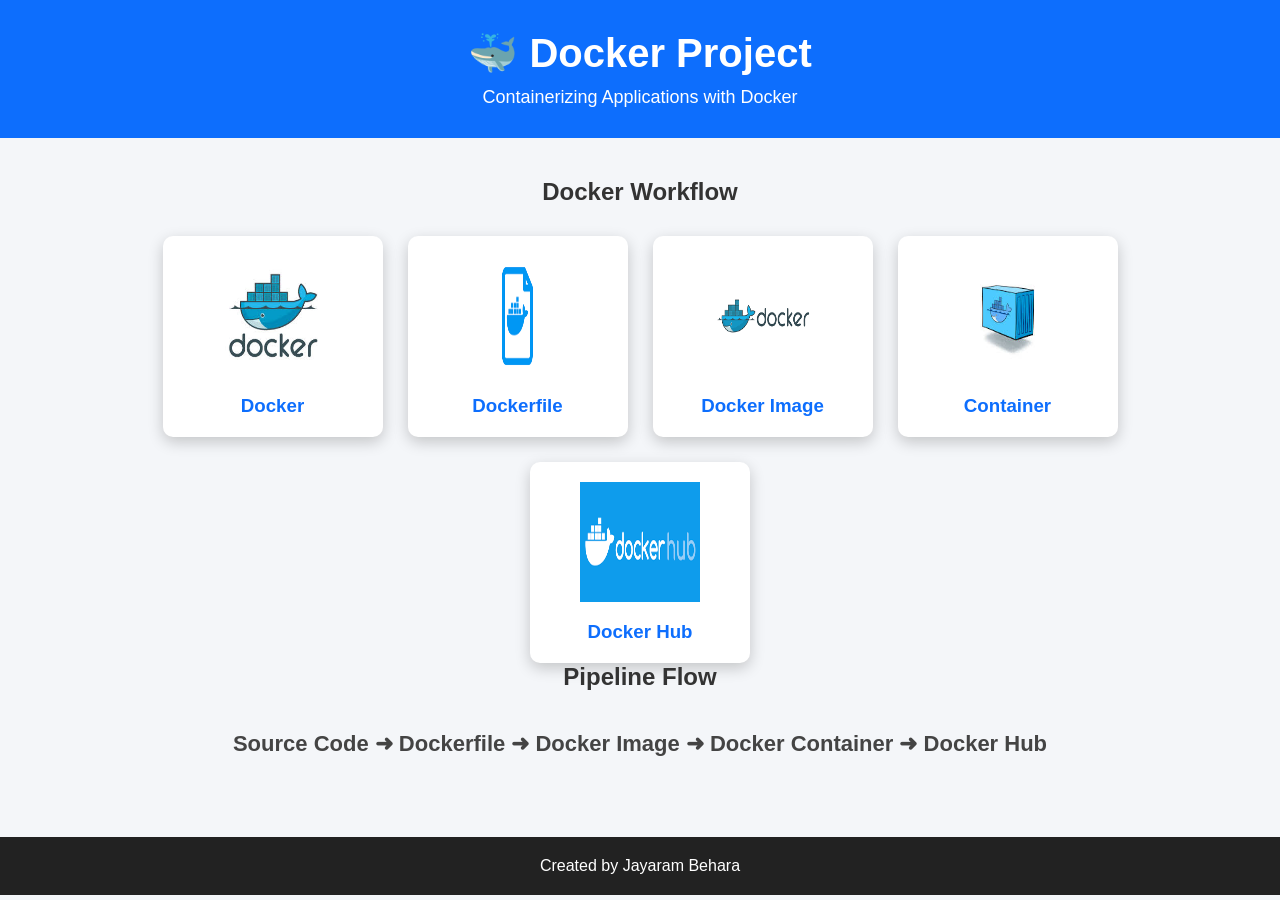
<file: index.html>
<!DOCTYPE html>
<html lang="en">
<head>
    <meta charset="UTF-8">
    <meta name="viewport" content="width=device-width, initial-scale=1.0">
    <title>Docker Project</title>
    <link rel="stylesheet" href="style.css">
</head>
<body>

    <header>
        <h1>🐳 Docker Project</h1>
        <p>Containerizing Applications with Docker</p>
    </header>

    <section class="workflow">
        <h2>Docker Workflow</h2>

        <div class="cards">

            <div class="card">
                <img src="images/docker.png" alt="Docker">
                <h3>Docker</h3>
            </div>

            <div class="card">
                <img src="images/dockerfile.png" alt="Dockerfile">
                <h3>Dockerfile</h3>
            </div>

            <div class="card">
                <img src="images/image.png" alt="Image">
                <h3>Docker Image</h3>
            </div>

            <div class="card">
                <img src="images/container.png" alt="Container">
                <h3>Container</h3>
            </div>

            <div class="card">
                <img src="images/dockerhub.png" alt="Docker Hub">
                <h3>Docker Hub</h3>
            </div>

        </div>

        <h2>Pipeline Flow</h2>

        <p>
            Source Code ➜ Dockerfile ➜ Docker Image ➜ Docker Container ➜ Docker Hub
        </p>

    </section>

    <footer>
        <p>Created by Jayaram Behara</p>
    </footer>

</body>
</html>
</file>
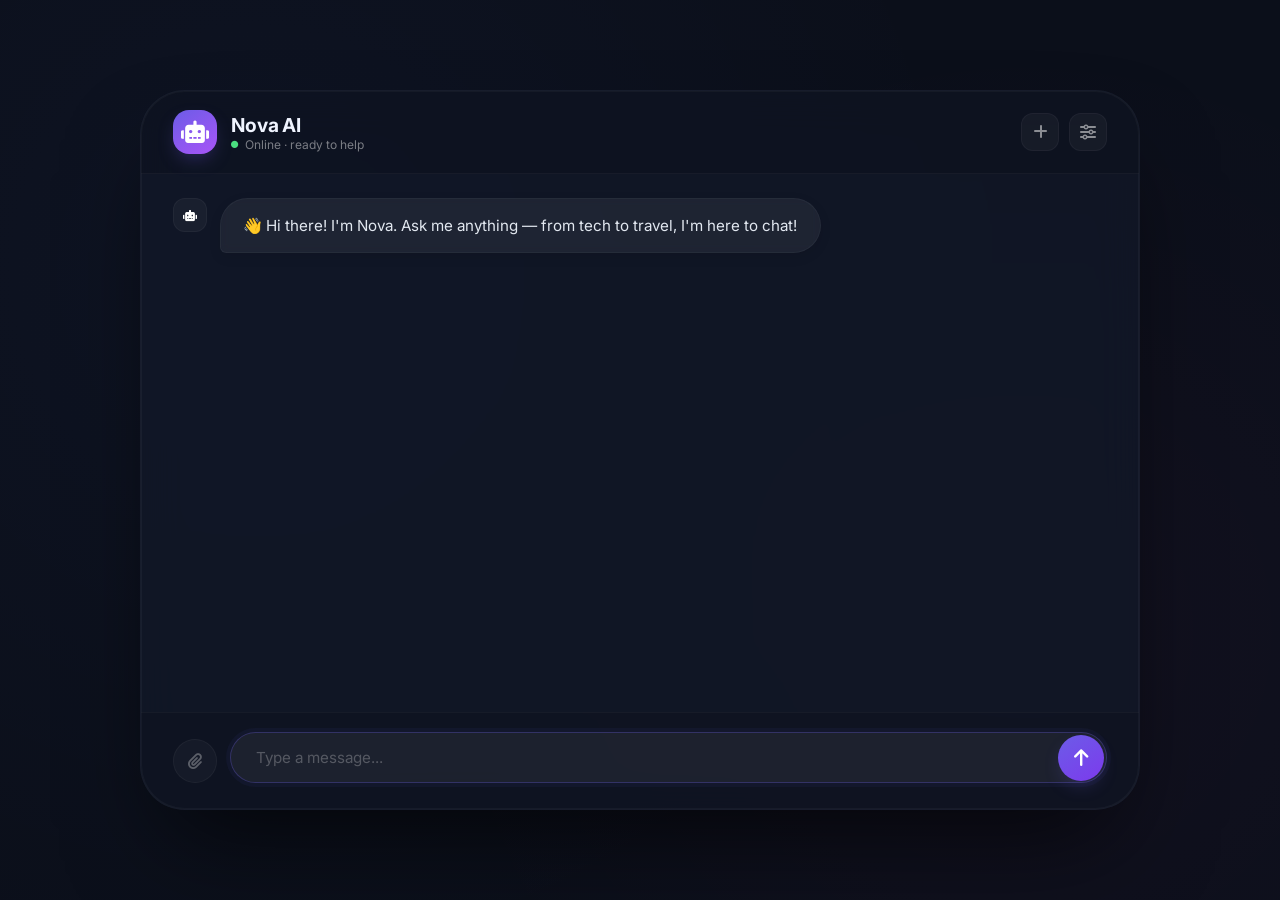
<file: ai-chatbot-ui/index.html>
<!DOCTYPE html>
<html lang="en">
<head>
  <meta charset="UTF-8">
  <meta name="viewport" content="width=device-width, initial-scale=1.0">
  <title>✨ Nova · AI Chatbot UI</title>
  <!-- Google Fonts + Font Awesome 6 -->
  <link rel="preconnect" href="https://fonts.googleapis.com">
  <link rel="preconnect" href="https://fonts.gstatic.com" crossorigin>
  <link href="https://fonts.googleapis.com/css2?family=Inter:opsz,wght@14..32,300;14..32,400;14..32,500;14..32,600;14..32,700;14..32,800&display=swap" rel="stylesheet">
  <link rel="stylesheet" href="https://cdnjs.cloudflare.com/ajax/libs/font-awesome/6.0.0-beta3/css/all.min.css">
  <style>
    * {
      margin: 0;
      padding: 0;
      box-sizing: border-box;
    }

    body {
      font-family: 'Inter', sans-serif;
      min-height: 100vh;
      background: #0b0f1a;
      background-image: radial-gradient(circle at 20% 30%, rgba(88, 130, 255, 0.04) 0%, transparent 60%),
                        radial-gradient(circle at 80% 70%, rgba(255, 70, 200, 0.03) 0%, transparent 50%);
      display: flex;
      align-items: center;
      justify-content: center;
      padding: 1.5rem;
    }

    /* main glass container */
    .chat-container {
      max-width: 1000px;
      width: 100%;
      height: 90vh;
      max-height: 720px;
      background: rgba(18, 25, 40, 0.75);
      backdrop-filter: blur(20px);
      -webkit-backdrop-filter: blur(20px);
      border-radius: 2.8rem;
      box-shadow: 0 50px 100px -30px rgba(0, 0, 0, 0.7), 0 0 0 1px rgba(255, 255, 255, 0.04) inset;
      border: 1px solid rgba(255, 255, 255, 0.03);
      display: flex;
      flex-direction: column;
      overflow: hidden;
      transition: 0.2s;
    }

    /* ----- HEADER ----- */
    .chat-header {
      padding: 1.2rem 2rem;
      border-bottom: 1px solid rgba(255, 255, 255, 0.04);
      display: flex;
      justify-content: space-between;
      align-items: center;
      flex-shrink: 0;
      background: rgba(0, 0, 0, 0.15);
    }

    .header-left {
      display: flex;
      align-items: center;
      gap: 0.9rem;
    }

    .avatar {
      width: 44px;
      height: 44px;
      border-radius: 16px;
      background: linear-gradient(145deg, #6c5ce7, #a855f7);
      display: flex;
      align-items: center;
      justify-content: center;
      font-size: 1.4rem;
      color: white;
      box-shadow: 0 8px 20px -6px rgba(108, 92, 231, 0.4);
    }

    .header-left .info h2 {
      font-size: 1.2rem;
      font-weight: 700;
      color: #f0f4ff;
      letter-spacing: -0.01em;
    }
    .header-left .info p {
      font-size: 0.75rem;
      color: rgba(255, 255, 255, 0.45);
      display: flex;
      align-items: center;
      gap: 0.4rem;
    }
    .header-left .info p i {
      color: #4ade80;
      font-size: 0.45rem;
    }

    .header-actions {
      display: flex;
      gap: 0.6rem;
    }
    .header-actions button {
      background: rgba(255, 255, 255, 0.04);
      border: 1px solid rgba(255, 255, 255, 0.04);
      color: rgba(255, 255, 255, 0.5);
      width: 38px;
      height: 38px;
      border-radius: 12px;
      cursor: pointer;
      transition: 0.2s;
      font-size: 1rem;
      display: flex;
      align-items: center;
      justify-content: center;
    }
    .header-actions button:hover {
      background: rgba(255, 255, 255, 0.08);
      color: white;
      border-color: rgba(255, 255, 255, 0.08);
    }

    /* ----- MESSAGES AREA ----- */
    .messages-area {
      flex: 1;
      overflow-y: auto;
      padding: 1.5rem 2rem;
      display: flex;
      flex-direction: column;
      gap: 1.2rem;
      scroll-behavior: smooth;
    }

    .messages-area::-webkit-scrollbar {
      width: 4px;
    }
    .messages-area::-webkit-scrollbar-track {
      background: transparent;
    }
    .messages-area::-webkit-scrollbar-thumb {
      background: rgba(108, 92, 231, 0.4);
      border-radius: 10px;
    }

    /* message bubbles */
    .message {
      display: flex;
      gap: 0.8rem;
      max-width: 85%;
      animation: slideIn 0.3s ease;
    }

    .message.user {
      align-self: flex-end;
      flex-direction: row-reverse;
    }

    .message .bubble {
      padding: 0.9rem 1.4rem;
      border-radius: 1.8rem;
      font-size: 0.95rem;
      line-height: 1.6;
      word-break: break-word;
      box-shadow: 0 4px 12px rgba(0, 0, 0, 0.1);
    }

    .message.ai .bubble {
      background: rgba(255, 255, 255, 0.06);
      backdrop-filter: blur(4px);
      border: 1px solid rgba(255, 255, 255, 0.04);
      color: #e2e8f0;
      border-bottom-left-radius: 0.4rem;
    }

    .message.user .bubble {
      background: linear-gradient(145deg, #6c5ce7, #7c3aed);
      color: white;
      border-bottom-right-radius: 0.4rem;
      box-shadow: 0 8px 24px -6px rgba(108, 92, 231, 0.3);
    }

    .message .avatar-small {
      width: 34px;
      height: 34px;
      border-radius: 12px;
      flex-shrink: 0;
      display: flex;
      align-items: center;
      justify-content: center;
      font-size: 0.9rem;
      color: white;
      background: rgba(255, 255, 255, 0.04);
      border: 1px solid rgba(255, 255, 255, 0.04);
    }

    .message.user .avatar-small {
      background: linear-gradient(145deg, #6c5ce7, #7c3aed);
      border: none;
    }

    .message .time {
      font-size: 0.6rem;
      color: rgba(255, 255, 255, 0.2);
      margin-top: 0.2rem;
      display: block;
    }

    /* typing indicator */
    .typing-indicator {
      display: none;
      align-items: center;
      gap: 0.8rem;
      padding: 0.2rem 0;
      animation: slideIn 0.3s ease;
    }
    .typing-indicator.active {
      display: flex;
    }
    .typing-indicator .dots {
      display: flex;
      gap: 0.3rem;
      background: rgba(255, 255, 255, 0.04);
      padding: 0.5rem 1rem;
      border-radius: 2rem;
      border: 1px solid rgba(255, 255, 255, 0.04);
    }
    .typing-indicator .dots span {
      width: 8px;
      height: 8px;
      background: rgba(255, 255, 255, 0.2);
      border-radius: 50%;
      animation: bounce 1.4s infinite;
    }
    .typing-indicator .dots span:nth-child(2) { animation-delay: 0.2s; }
    .typing-indicator .dots span:nth-child(3) { animation-delay: 0.4s; }

    @keyframes bounce {
      0%, 60%, 100% { transform: translateY(0); opacity: 0.3; }
      30% { transform: translateY(-6px); opacity: 0.8; }
    }

    @keyframes slideIn {
      0% { opacity: 0; transform: translateY(12px) scale(0.96); }
      100% { opacity: 1; transform: translateY(0) scale(1); }
    }

    /* ----- INPUT AREA ----- */
    .chat-input-area {
      padding: 1.2rem 2rem 1.6rem;
      border-top: 1px solid rgba(255, 255, 255, 0.03);
      background: rgba(0, 0, 0, 0.1);
      flex-shrink: 0;
      display: flex;
      gap: 0.8rem;
      align-items: flex-end;
    }

    .input-wrapper {
      flex: 1;
      background: rgba(255, 255, 255, 0.04);
      border-radius: 2rem;
      border: 1px solid rgba(255, 255, 255, 0.04);
      display: flex;
      align-items: center;
      padding: 0.1rem 0.1rem 0.1rem 1.2rem;
      transition: 0.2s;
    }
    .input-wrapper:focus-within {
      border-color: rgba(108, 92, 231, 0.3);
      background: rgba(255, 255, 255, 0.06);
      box-shadow: 0 0 0 4px rgba(108, 92, 231, 0.05);
    }

    .input-wrapper input {
      flex: 1;
      background: transparent;
      border: none;
      padding: 0.8rem 0.4rem;
      font-size: 0.95rem;
      color: #f0f4ff;
      font-family: 'Inter', sans-serif;
      outline: none;
    }
    .input-wrapper input::placeholder {
      color: rgba(255, 255, 255, 0.25);
    }

    .input-wrapper .send-btn {
      background: linear-gradient(145deg, #6c5ce7, #7c3aed);
      border: none;
      color: white;
      width: 46px;
      height: 46px;
      border-radius: 60px;
      cursor: pointer;
      font-size: 1.2rem;
      transition: 0.2s;
      display: flex;
      align-items: center;
      justify-content: center;
      box-shadow: 0 8px 20px -6px rgba(108, 92, 231, 0.3);
      flex-shrink: 0;
    }
    .input-wrapper .send-btn:hover {
      transform: scale(1.05);
      background: linear-gradient(145deg, #7c3aed, #6c5ce7);
    }
    .input-wrapper .send-btn:active {
      transform: scale(0.94);
    }
    .input-wrapper .send-btn:disabled {
      opacity: 0.3;
      cursor: not-allowed;
      transform: none;
    }

    .attach-btn {
      background: rgba(255, 255, 255, 0.03);
      border: 1px solid rgba(255, 255, 255, 0.04);
      color: rgba(255, 255, 255, 0.3);
      width: 44px;
      height: 44px;
      border-radius: 60px;
      cursor: pointer;
      transition: 0.2s;
      font-size: 1rem;
      display: flex;
      align-items: center;
      justify-content: center;
      flex-shrink: 0;
    }
    .attach-btn:hover {
      background: rgba(255, 255, 255, 0.06);
      color: rgba(255, 255, 255, 0.6);
    }

    /* ----- welcome / empty state ----- */
    .empty-state {
      text-align: center;
      margin: auto;
      padding: 1.5rem;
      color: rgba(255, 255, 255, 0.2);
    }
    .empty-state .big-icon {
      font-size: 3.4rem;
      margin-bottom: 0.8rem;
      opacity: 0.3;
    }
    .empty-state p {
      font-size: 0.9rem;
    }

    /* response streaming cursor */
    .cursor-blink {
      display: inline-block;
      width: 2px;
      height: 1.1em;
      background: rgba(255, 255, 255, 0.4);
      margin-left: 2px;
      animation: blink 0.8s infinite;
      vertical-align: text-bottom;
    }
    @keyframes blink {
      0%, 100% { opacity: 1; }
      50% { opacity: 0; }
    }

    /* responsive */
    @media (max-width: 600px) {
      .chat-container {
        height: 95vh;
        max-height: none;
        border-radius: 2rem;
      }
      .chat-header {
        padding: 0.9rem 1.2rem;
      }
      .messages-area {
        padding: 1rem 1.2rem;
      }
      .chat-input-area {
        padding: 0.8rem 1.2rem 1.2rem;
        flex-wrap: wrap;
      }
      .message {
        max-width: 92%;
      }
      .header-left .info h2 {
        font-size: 1rem;
      }
      .avatar {
        width: 38px;
        height: 38px;
        font-size: 1.1rem;
      }
    }

    @media (max-width: 400px) {
      .message .bubble {
        font-size: 0.85rem;
        padding: 0.7rem 1rem;
      }
      .input-wrapper input {
        font-size: 0.85rem;
        padding: 0.6rem 0.2rem;
      }
      .input-wrapper .send-btn {
        width: 40px;
        height: 40px;
        font-size: 1rem;
      }
    }
  </style>
</head>
<body>

<div class="chat-container">

  <!-- HEADER -->
  <div class="chat-header">
    <div class="header-left">
      <div class="avatar"><i class="fas fa-robot"></i></div>
      <div class="info">
        <h2>Nova AI</h2>
        <p><i class="fas fa-circle"></i> Online · ready to help</p>
      </div>
    </div>
    <div class="header-actions">
      <button title="New chat" id="newChatBtn"><i class="fas fa-plus"></i></button>
      <button title="Settings"><i class="fas fa-sliders-h"></i></button>
    </div>
  </div>

  <!-- MESSAGES -->
  <div class="messages-area" id="messagesArea">
    <div class="empty-state" id="emptyState">
      <div class="big-icon">💬</div>
      <p>Ask me anything — I'm here to help!</p>
    </div>
    <!-- messages will be injected here -->
    <div class="typing-indicator" id="typingIndicator">
      <div class="avatar-small" style="background: rgba(255,255,255,0.04);"><i class="fas fa-robot" style="font-size:0.7rem; color: rgba(255,255,255,0.4);"></i></div>
      <div class="dots">
        <span></span><span></span><span></span>
      </div>
    </div>
  </div>

  <!-- INPUT -->
  <div class="chat-input-area">
    <button class="attach-btn" title="Attach"><i class="fas fa-paperclip"></i></button>
    <div class="input-wrapper">
      <input type="text" id="chatInput" placeholder="Type a message..." autocomplete="off">
      <button class="send-btn" id="sendBtn"><i class="fas fa-arrow-up"></i></button>
    </div>
  </div>

</div>

<script>
  (function() {
    // ---------- DOM refs ----------
    const messagesArea = document.getElementById('messagesArea');
    const chatInput = document.getElementById('chatInput');
    const sendBtn = document.getElementById('sendBtn');
    const typingIndicator = document.getElementById('typingIndicator');
    const emptyState = document.getElementById('emptyState');
    const newChatBtn = document.getElementById('newChatBtn');

    // ---------- State ----------
    let isProcessing = false;
    let messageCount = 0;

    // ---------- AI responses (simulated) ----------
    const aiReplies = [
      "That's a great question! Let me think about it... 🤔",
      "I'm so glad you asked! Here's what I think: 🌟",
      "Interesting! Let me break it down for you:",
      "Sure thing! The answer is simpler than you might think.",
      "I love this topic! Here's my take on it:",
      "Got it! Let me give you a detailed explanation.",
      "Hmm, let me analyze that for you. 💡",
      "Absolutely! Here's what I know about that.",
      "Great question! The short answer is yes — but let me elaborate.",
      "I'm here to help! Let me share some insights."
    ];

    function getRandomReply() {
      return aiReplies[Math.floor(Math.random() * aiReplies.length)];
    }

    // ---------- Helper: add message to UI ----------
    function addMessage(text, sender, isStreaming = false) {
      // hide empty state
      if (emptyState) emptyState.style.display = 'none';

      const messageDiv = document.createElement('div');
      messageDiv.className = `message ${sender}`;

      const avatar = document.createElement('div');
      avatar.className = 'avatar-small';
      if (sender === 'ai') {
        avatar.innerHTML = '<i class="fas fa-robot" style="font-size:0.7rem;"></i>';
      } else {
        avatar.innerHTML = '<i class="fas fa-user" style="font-size:0.7rem;"></i>';
      }

      const bubble = document.createElement('div');
      bubble.className = 'bubble';
      bubble.textContent = text;

      // if streaming, add cursor
      if (isStreaming) {
        const cursor = document.createElement('span');
        cursor.className = 'cursor-blink';
        bubble.appendChild(cursor);
      }

      messageDiv.appendChild(avatar);
      messageDiv.appendChild(bubble);

      // insert before typing indicator
      messagesArea.insertBefore(messageDiv, typingIndicator);

      // scroll
      messagesArea.scrollTop = messagesArea.scrollHeight;
      return messageDiv;
    }

    // ---------- Simulate AI streaming response ----------
    function simulateAIResponse(userMessage) {
      if (isProcessing) return;
      isProcessing = true;
      sendBtn.disabled = true;
      chatInput.disabled = true;

      // show typing
      typingIndicator.classList.add('active');
      messagesArea.scrollTop = messagesArea.scrollHeight;

      // pick a reply
      const reply = getRandomReply();
      // sometimes add a bit more length
      const fullReply = reply + (Math.random() > 0.5 ? ' Let me know if you need more details! 🚀' : '');

      // simulate delay + streaming
      const typingDelay = 400 + Math.random() * 600;

      setTimeout(() => {
        // hide typing
        typingIndicator.classList.remove('active');

        // create AI message with cursor (streaming effect)
        const aiMsg = addMessage('', 'ai', true);
        const bubble = aiMsg.querySelector('.bubble');
        let displayedText = '';
        let index = 0;

        // stream character by character
        const streamInterval = setInterval(() => {
          if (index < fullReply.length) {
            displayedText += fullReply[index];
            // remove cursor, add text
            const cursor = bubble.querySelector('.cursor-blink');
            if (cursor) cursor.remove();
            bubble.textContent = displayedText;
            // re-add cursor if not finished
            if (index < fullReply.length - 1) {
              const newCursor = document.createElement('span');
              newCursor.className = 'cursor-blink';
              bubble.appendChild(newCursor);
            }
            index++;
            messagesArea.scrollTop = messagesArea.scrollHeight;
          } else {
            // finished
            clearInterval(streamInterval);
            // remove cursor
            const cursor = bubble.querySelector('.cursor-blink');
            if (cursor) cursor.remove();
            bubble.textContent = fullReply;
            isProcessing = false;
            sendBtn.disabled = false;
            chatInput.disabled = false;
            chatInput.focus();
            messagesArea.scrollTop = messagesArea.scrollHeight;
          }
        }, 25 + Math.random() * 20); // speed variation

      }, typingDelay);
    }

    // ---------- Handle user message ----------
    function handleUserMessage() {
      const text = chatInput.value.trim();
      if (!text || isProcessing) return;

      // add user message
      addMessage(text, 'user');
      messageCount++;

      // clear input
      chatInput.value = '';

      // simulate AI response
      simulateAIResponse(text);
    }

    // ---------- Event listeners ----------
    sendBtn.addEventListener('click', handleUserMessage);

    chatInput.addEventListener('keydown', (e) => {
      if (e.key === 'Enter' && !e.shiftKey) {
        e.preventDefault();
        handleUserMessage();
      }
    });

    // New chat: clear messages (keep empty state)
    newChatBtn.addEventListener('click', () => {
      // remove all messages except typing indicator and empty state
      const children = messagesArea.children;
      const toRemove = [];
      for (let i = 0; i < children.length; i++) {
        const child = children[i];
        if (child.id !== 'emptyState' && child.id !== 'typingIndicator') {
          toRemove.push(child);
        }
      }
      toRemove.forEach(el => el.remove());
      // reset empty state
      if (emptyState) emptyState.style.display = 'block';
      // reset typing
      typingIndicator.classList.remove('active');
      // reset state
      isProcessing = false;
      sendBtn.disabled = false;
      chatInput.disabled = false;
      chatInput.value = '';
      chatInput.focus();
      messageCount = 0;
    });

    // Auto-focus on load
    chatInput.focus();

    // Welcome message after a short delay (only if empty)
    setTimeout(() => {
      if (messageCount === 0 && emptyState && emptyState.style.display !== 'none') {
        // add a friendly AI greeting
        addMessage("👋 Hi there! I'm Nova. Ask me anything — from tech to travel, I'm here to chat!", 'ai');
        messageCount++;
      }
    }, 600);

    console.log('✨ Nova AI Chatbot ready!');
  })();
</script>

</body>
</html>
</file>
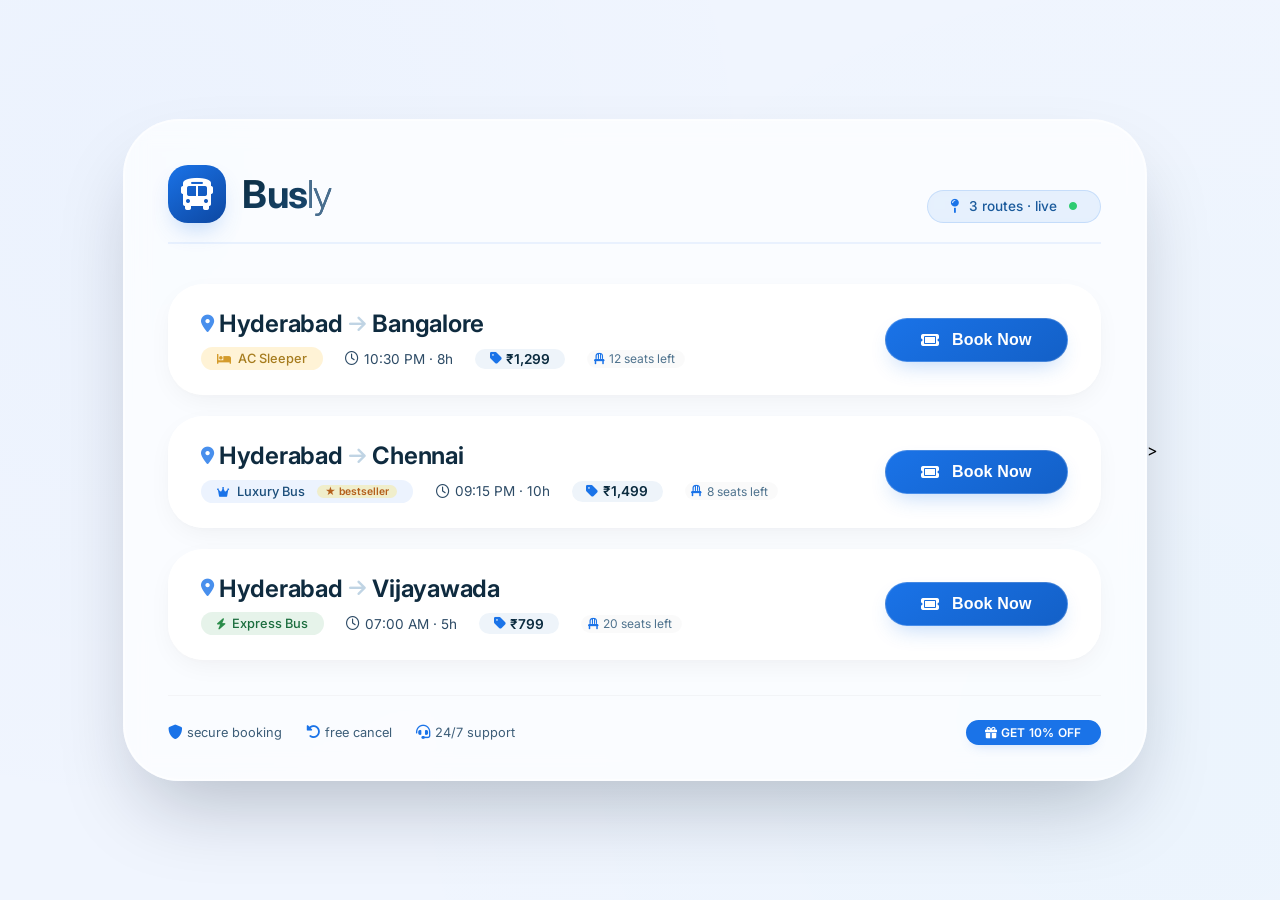
<file: bus-ticket-ui/index.html>
<!DOCTYPE html>
<html lang="en">
<head>
  <meta charset="UTF-8">
  <meta name="viewport" content="width=device-width, initial-scale=1.0">
  <title>Busly · Premium Bus Booking</title>
  <!-- Google Fonts & Font Awesome 6 (free) -->
  <link rel="preconnect" href="https://fonts.googleapis.com">
  <link rel="preconnect" href="https://fonts.gstatic.com" crossorigin>
  <link href="https://fonts.googleapis.com/css2?family=Inter:ital,opsz,wght@0,14..32,400..700;1,14..32,400..700&display=swap" rel="stylesheet">
  <link rel="stylesheet" href="https://cdnjs.cloudflare.com/ajax/libs/font-awesome/6.0.0-beta3/css/all.min.css">
  <style>
    * {
      margin: 0;
      padding: 0;
      box-sizing: border-box;
    }

    body {
      font-family: 'Inter', sans-serif;
      background: #f0f5fe;
      background-image: radial-gradient(circle at 10% 20%, rgba(26, 115, 232, 0.02) 0%, transparent 50%),
                        radial-gradient(circle at 90% 80%, rgba(0, 200, 200, 0.02) 0%, transparent 60%);
      min-height: 100vh;
      display: flex;
      align-items: center;
      justify-content: center;
      padding: 2rem 1.5rem;
      margin: 0;
    }

    /* main glassmorphic card */
    .booking-panel {
      max-width: 1024px;
      width: 100%;
      background: rgba(255, 255, 255, 0.7);
      backdrop-filter: blur(12px);
      -webkit-backdrop-filter: blur(12px);
      border-radius: 3.5rem;
      padding: 2.8rem 2.8rem 2.2rem;
      box-shadow: 0 40px 80px -20px rgba(0, 20, 40, 0.25),
                  0 0 0 1px rgba(255, 255, 255, 0.6) inset;
      transition: box-shadow 0.3s ease;
      border: 1px solid rgba(255, 255, 255, 0.4);
    }

    /* header */
    .hero-header {
      display: flex;
      flex-wrap: wrap;
      justify-content: space-between;
      align-items: flex-end;
      margin-bottom: 2.5rem;
      border-bottom: 2px solid rgba(26, 115, 232, 0.08);
      padding-bottom: 1.2rem;
    }

    .title-group {
      display: flex;
      align-items: center;
      gap: 1rem;
    }

    .title-group .icon-bus {
      background: linear-gradient(145deg, #1a73e8, #0d47a1);
      color: white;
      width: 58px;
      height: 58px;
      display: flex;
      align-items: center;
      justify-content: center;
      border-radius: 20px;
      font-size: 2rem;
      box-shadow: 0 12px 24px -8px rgba(26, 115, 232, 0.3);
      transition: 0.2s;
    }

    .title-group h1 {
      font-size: 2.4rem;
      font-weight: 700;
      letter-spacing: -0.02em;
      background: linear-gradient(145deg, #0b2b3f, #1a4d7a);
      -webkit-background-clip: text;
      -webkit-text-fill-color: transparent;
      background-clip: text;
    }

    .title-group h1 span {
      font-weight: 300;
      color: #4a6f8f;
      -webkit-text-fill-color: #4a6f8f;
      background: none;
    }

    .header-tag {
      background: rgba(26, 115, 232, 0.1);
      padding: 0.45rem 1.4rem;
      border-radius: 60px;
      font-weight: 500;
      font-size: 0.85rem;
      color: #1a5a9c;
      display: flex;
      align-items: center;
      gap: 0.6rem;
      border: 1px solid rgba(26, 115, 232, 0.15);
      backdrop-filter: blur(4px);
    }

    .header-tag i {
      color: #1a73e8;
    }

    /* bus list grid */
    .bus-fleet {
      display: flex;
      flex-direction: column;
      gap: 1.3rem;
      margin-top: 0.5rem;
    }

    /* individual bus card — elevated */
    .bus-card {
      background: white;
      border-radius: 2.2rem;
      padding: 1.5rem 2rem;
      display: flex;
      flex-wrap: wrap;
      align-items: center;
      justify-content: space-between;
      box-shadow: 0 8px 28px -6px rgba(0, 20, 40, 0.06), 0 2px 6px rgba(0,0,0,0.02);
      transition: all 0.25s cubic-bezier(0.2, 0, 0, 1);
      border: 1px solid rgba(255, 255, 255, 0.7);
      background: rgba(255, 255, 255, 0.85);
      backdrop-filter: blur(4px);
    }

    .bus-card:hover {
      transform: translateY(-6px) scale(1.005);
      box-shadow: 0 25px 45px -12px rgba(26, 115, 232, 0.18);
      border-color: rgba(26, 115, 232, 0.2);
      background: white;
    }

    .bus-info {
      display: flex;
      flex-direction: column;
      gap: 0.6rem;
    }

    .bus-info .route {
      display: flex;
      align-items: center;
      gap: 0.6rem;
      flex-wrap: wrap;
    }

    .bus-info .route h2 {
      font-size: 1.5rem;
      font-weight: 650;
      color: #0f2b3f;
      letter-spacing: -0.01em;
      display: flex;
      align-items: center;
      gap: 0.3rem;
    }

    .route i {
      color: #1a73e8;
      font-size: 1.1rem;
      opacity: 0.8;
    }

    .route .arrow-icon {
      color: #b0cadd;
      font-size: 1.2rem;
      margin: 0 0.1rem;
    }

    .bus-meta {
      display: flex;
      flex-wrap: wrap;
      align-items: center;
      gap: 0.8rem 1.4rem;
    }

    .badge {
      display: inline-flex;
      align-items: center;
      gap: 0.4rem;
      background: #ecf3fe;
      padding: 0.25rem 1rem;
      border-radius: 40px;
      font-size: 0.8rem;
      font-weight: 500;
      color: #1a4d7a;
    }

    .badge i {
      font-size: 0.7rem;
      color: #1a73e8;
    }

    .badge.green {
      background: #e6f3ea;
      color: #1b6d3e;
    }
    .badge.green i {
      color: #2b8c4a;
    }

    .badge.gold {
      background: #fef6e0;
      color: #a67c1e;
    }
    .badge.gold i {
      color: #d49b2b;
    }

    .time-info, .price-chip {
      display: inline-flex;
      align-items: center;
      gap: 0.3rem;
      font-size: 0.85rem;
      color: #2d4b66;
    }

    .price-chip {
      background: #eef4fa;
      padding: 0.15rem 0.9rem;
      border-radius: 40px;
      font-weight: 600;
      color: #0b2b3f;
    }

    .price-chip i {
      color: #1a73e8;
    }

    .book-btn {
      background: linear-gradient(145deg, #1a73e8, #1360c7);
      border: none;
      color: white;
      font-weight: 600;
      font-size: 1rem;
      padding: 0.75rem 2.2rem;
      border-radius: 60px;
      display: inline-flex;
      align-items: center;
      gap: 0.8rem;
      cursor: pointer;
      transition: 0.2s ease;
      box-shadow: 0 10px 22px -8px rgba(26, 115, 232, 0.3);
      border: 1px solid rgba(255, 255, 255, 0.2);
      letter-spacing: 0.01em;
      white-space: nowrap;
    }

    .book-btn i {
      font-size: 1rem;
      transition: transform 0.2s;
    }

    .book-btn:hover {
      background: linear-gradient(145deg, #1557b0, #0f4a9e);
      transform: scale(1.03) translateY(-2px);
      box-shadow: 0 16px 32px -6px rgba(26, 115, 232, 0.4);
    }

    .book-btn:active {
      transform: scale(0.96);
    }

    /* additional seat / rating micro */
    .seat-info {
      display: flex;
      align-items: center;
      gap: 0.3rem;
      font-size: 0.75rem;
      color: #4f738e;
      background: rgba(0,0,0,0.02);
      padding: 0.1rem 0.6rem 0.1rem 0.4rem;
      border-radius: 40px;
    }

    .seat-info i {
      color: #1a73e8;
    }

    /* footer */
    .action-footer {
      margin-top: 2.2rem;
      display: flex;
      flex-wrap: wrap;
      justify-content: space-between;
      align-items: center;
      border-top: 1px solid rgba(0,0,0,0.03);
      padding-top: 1.5rem;
    }

    .trust-badge {
      display: flex;
      align-items: center;
      gap: 1.5rem;
      flex-wrap: wrap;
      color: #3d5e79;
      font-size: 0.8rem;
    }

    .trust-badge i {
      color: #1a73e8;
      font-size: 0.9rem;
    }

    .trust-badge span {
      display: inline-flex;
      align-items: center;
      gap: 0.3rem;
    }

    .offer-chip {
      background: #1a73e8;
      color: white;
      padding: 0.3rem 1.2rem;
      border-radius: 60px;
      font-size: 0.75rem;
      font-weight: 600;
      letter-spacing: 0.02em;
      box-shadow: 0 6px 12px -6px rgba(26, 115, 232, 0.25);
    }

    /* responsive */
    @media (max-width: 800px) {
      .booking-panel {
        padding: 1.8rem 1.5rem;
        border-radius: 2.4rem;
      }
      .title-group h1 {
        font-size: 1.8rem;
      }
      .hero-header {
        flex-direction: column;
        align-items: flex-start;
        gap: 0.8rem;
      }
      .bus-card {
        flex-direction: column;
        align-items: stretch;
        gap: 1.2rem;
      }
      .book-btn {
        justify-content: center;
        padding: 0.75rem 1.2rem;
        width: 100%;
      }
      .bus-info .route h2 {
        font-size: 1.3rem;
      }
    }

    @media (max-width: 480px) {
      .title-group .icon-bus {
        width: 46px;
        height: 46px;
        font-size: 1.6rem;
        border-radius: 16px;
      }
      .title-group h1 {
        font-size: 1.4rem;
      }
      .booking-panel {
        padding: 1.2rem 1rem;
      }
      .bus-card {
        padding: 1.2rem;
      }
      .bus-meta {
        gap: 0.4rem 0.8rem;
      }
    }

    /* extra micro-animation */
    .bus-card:first-child .badge.gold {
      background: #fff3d6;
    }
    .bus-card:first-child .badge.gold i {
      color: #d49b2b;
    }

    /* pseudo "new" highlight */
    .bus-card:nth-child(2) .badge::after {
      content: "★ bestseller";
      font-weight: 600;
      color: #b45f1b;
      margin-left: 0.4rem;
      font-size: 0.65rem;
      background: rgba(255, 215, 0, 0.2);
      padding: 0 0.5rem;
      border-radius: 40px;
    }
  </style>
</head>
<body>

<div class="booking-panel">
  
  <!-- header with icon -->
  <div class="hero-header">
    <div class="title-group">
      <div class="icon-bus"><i class="fas fa-bus"></i></div>
      <h1>Bus<span>ly</span></h1>
    </div>
    <div class="header-tag">
      <i class="fas fa-map-pin"></i> 3 routes · live
      <i class="fas fa-circle" style="color: #2ecc71; font-size: 0.5rem; margin-left: 0.2rem;"></i>
    </div>
  </div>

  <!-- bus fleet -->
  <div class="bus-fleet">

    <!-- 1. Hyderabad → Bangalore  (AC Sleeper) -->
    <div class="bus-card">
      <div class="bus-info">
        <div class="route">
          <h2><i class="fas fa-location-dot" style="color: #1a73e8;"></i> Hyderabad <i class="fas fa-arrow-right arrow-icon"></i> Bangalore</h2>
        </div>
        <div class="bus-meta">
          <span class="badge gold"><i class="fas fa-bed"></i> AC Sleeper</span>
          <span class="time-info"><i class="far fa-clock"></i> 10:30 PM · 8h</span>
          <span class="price-chip"><i class="fas fa-tag"></i> ₹1,299</span>
          <span class="seat-info"><i class="fas fa-chair"></i> 12 seats left</span>
        </div>
      </div>
      <button class="book-btn" onclick="alert('✅ Booking confirmed for Hyderabad → Bangalore')">
        <i class="fas fa-ticket"></i> Book Now
      </button>
    </div>

    <!-- 2. Hyderabad → Chennai (Luxury) -->
    <div class="bus-card">
      <div class="bus-info">
        <div class="route">
          <h2><i class="fas fa-location-dot" style="color: #1a73e8;"></i> Hyderabad <i class="fas fa-arrow-right arrow-icon"></i> Chennai</h2>
        </div>
        <div class="bus-meta">
          <span class="badge"><i class="fas fa-crown"></i> Luxury Bus</span>
          <span class="time-info"><i class="far fa-clock"></i> 09:15 PM · 10h</span>
          <span class="price-chip"><i class="fas fa-tag"></i> ₹1,499</span>
          <span class="seat-info"><i class="fas fa-chair"></i> 8 seats left</span>
        </div>
      </div>
      <button class="book-btn" onclick="alert('✅ Booking confirmed for Hyderabad → Chennai')">
        <i class="fas fa-ticket"></i> Book Now
      </button>
    </div>

    <!-- 3. Hyderabad → Vijayawada (Express) -->
    <div class="bus-card">
      <div class="bus-info">
        <div class="route">
          <h2><i class="fas fa-location-dot" style="color: #1a73e8;"></i> Hyderabad <i class="fas fa-arrow-right arrow-icon"></i> Vijayawada</h2>
        </div>
        <div class="bus-meta">
          <span class="badge green"><i class="fas fa-bolt"></i> Express Bus</span>
          <span class="time-info"><i class="far fa-clock"></i> 07:00 AM · 5h</span>
          <span class="price-chip"><i class="fas fa-tag"></i> ₹799</span>
          <span class="seat-info"><i class="fas fa-chair"></i> 20 seats left</span>
        </div>
      </div>
      <button class="book-btn" onclick="alert('✅ Booking confirmed for Hyderabad → Vijayawada')">
        <i class="fas fa-ticket"></i> Book Now
      </button>
    </div>

  </div>

  <!-- footer trust + extra -->
  <div class="action-footer">
    <div class="trust-badge">
      <span><i class="fas fa-shield-alt"></i> secure booking</span>
      <span><i class="fas fa-undo-alt"></i> free cancel</span>
      <span><i class="fas fa-headset"></i> 24/7 support</span>
    </div>
    <div class="offer-chip">
      <i class="fas fa-gift"></i> GET 10% OFF
    </div>
  </div>

</div>

<!-- minimal script for extra interactive feedback (optional) -->
<script>
  (function() {
    // you could add more interactivity, but inline alerts already work
    console.log('🚌 Busly — premium bus booking UI');
    // extra: add ripple effect on buttons (optional)
    const btns = document.querySelectorAll('.book-btn');
    btns.forEach(btn => {
      btn.addEventListener('click', function(e) {
        // tiny haptic feedback simulation (just for fun)
        this.style.transform = 'scale(0.96)';
        setTimeout(() => { this.style.transform = ''; }, 120);
      });
    });
  })();
</script>

</body>
</html>>
</file>
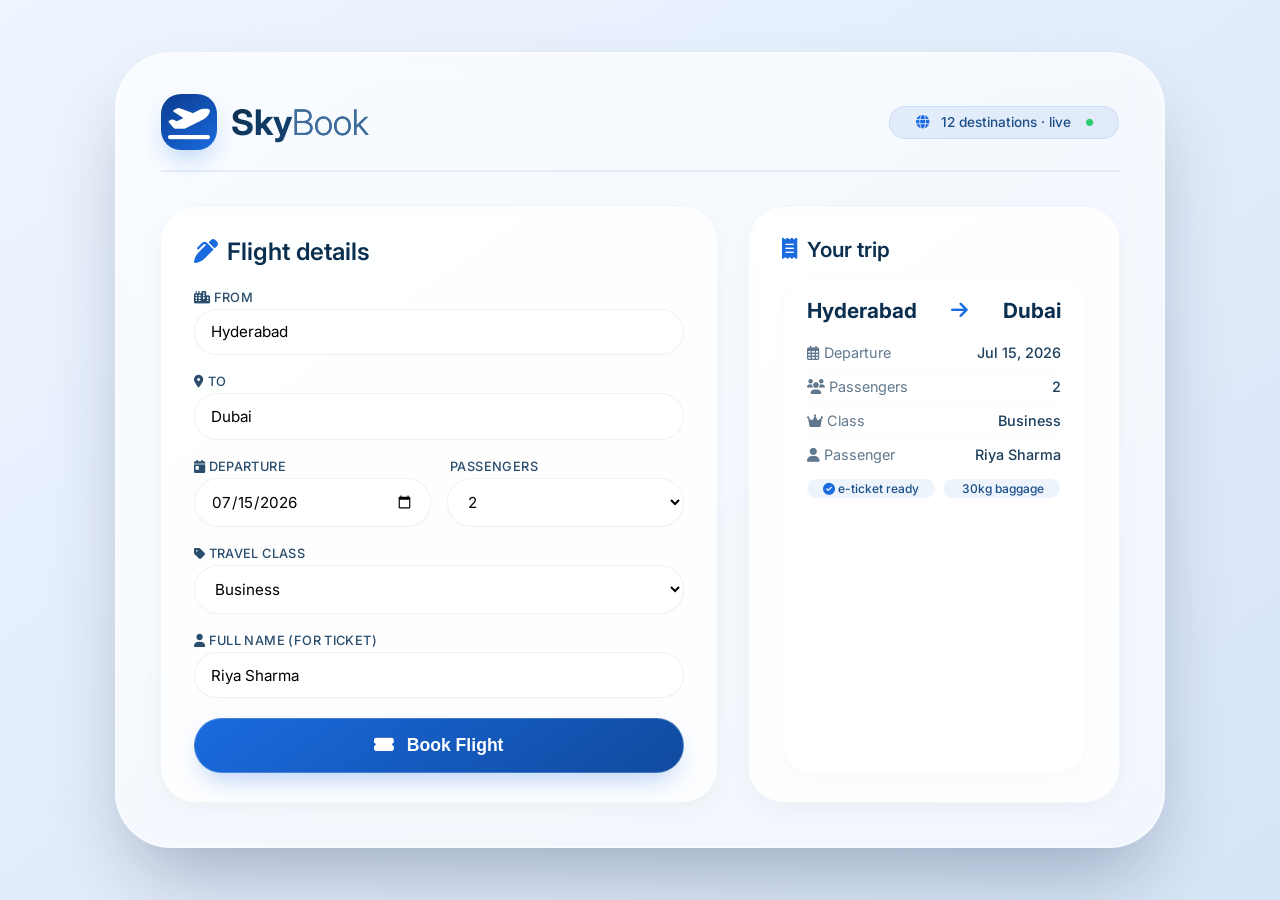
<file: flight-ticket-ui/index.html>
<!DOCTYPE html>
<html lang="en">
<head>
  <meta charset="UTF-8">
  <meta name="viewport" content="width=device-width, initial-scale=1.0">
  <title>✈️ SkyBook · Flight Booking</title>
  <!-- Google Fonts + Font Awesome 6 (free) -->
  <link rel="preconnect" href="https://fonts.googleapis.com">
  <link rel="preconnect" href="https://fonts.gstatic.com" crossorigin>
  <link href="https://fonts.googleapis.com/css2?family=Inter:opsz,wght@14..32,400;14..32,500;14..32,600;14..32,700&display=swap" rel="stylesheet">
  <link rel="stylesheet" href="https://cdnjs.cloudflare.com/ajax/libs/font-awesome/6.0.0-beta3/css/all.min.css">
  <style>
    * {
      margin: 0;
      padding: 0;
      box-sizing: border-box;
    }

    body {
      font-family: 'Inter', sans-serif;
      min-height: 100vh;
      background: linear-gradient(145deg, #eef5ff 0%, #d6e4f7 100%);
      background-attachment: fixed;
      display: flex;
      align-items: center;
      justify-content: center;
      padding: 2rem 1.5rem;
    }

    /* main glass card */
    .flight-container {
      max-width: 1050px;
      width: 100%;
      background: rgba(255, 255, 255, 0.65);
      backdrop-filter: blur(14px);
      -webkit-backdrop-filter: blur(14px);
      border-radius: 3.5rem;
      padding: 2.6rem 2.8rem 2.8rem;
      box-shadow: 0 40px 80px -20px rgba(0, 20, 50, 0.3), 0 0 0 1px rgba(255, 255, 255, 0.5) inset;
      border: 1px solid rgba(255, 255, 255, 0.3);
      transition: 0.2s;
    }

    /* header */
    .header-row {
      display: flex;
      flex-wrap: wrap;
      justify-content: space-between;
      align-items: center;
      margin-bottom: 2.2rem;
      border-bottom: 2px solid rgba(0, 80, 200, 0.08);
      padding-bottom: 1.2rem;
    }

    .logo-area {
      display: flex;
      align-items: center;
      gap: 0.9rem;
    }

    .logo-icon {
      background: linear-gradient(145deg, #0b3b8f, #1a6bdf);
      color: white;
      width: 56px;
      height: 56px;
      display: flex;
      align-items: center;
      justify-content: center;
      border-radius: 20px;
      font-size: 2.1rem;
      box-shadow: 0 12px 24px -6px rgba(26, 115, 232, 0.3);
    }

    .logo-area h1 {
      font-size: 2.2rem;
      font-weight: 700;
      background: linear-gradient(145deg, #0b2f4f, #1a4f8a);
      -webkit-background-clip: text;
      -webkit-text-fill-color: transparent;
      background-clip: text;
    }

    .logo-area h1 span {
      font-weight: 300;
      -webkit-text-fill-color: #3d6e9e;
      background: none;
    }

    .header-badge {
      background: rgba(0, 80, 200, 0.08);
      padding: 0.45rem 1.6rem;
      border-radius: 60px;
      font-weight: 500;
      font-size: 0.85rem;
      color: #1a4f8a;
      display: flex;
      align-items: center;
      gap: 0.7rem;
      border: 1px solid rgba(26, 115, 232, 0.12);
    }

    .header-badge i {
      color: #1a6bdf;
    }

    /* booking form grid */
    .booking-grid {
      display: grid;
      grid-template-columns: 1.2fr 0.8fr;
      gap: 2rem;
      margin-top: 0.5rem;
    }

    @media (max-width: 820px) {
      .booking-grid {
        grid-template-columns: 1fr;
        gap: 1.8rem;
      }
      .flight-container {
        padding: 1.8rem 1.5rem;
      }
    }

    /* left — form */
    .form-section {
      background: rgba(255, 255, 255, 0.5);
      backdrop-filter: blur(4px);
      border-radius: 2.2rem;
      padding: 1.8rem 2rem;
      box-shadow: 0 6px 20px rgba(0, 20, 40, 0.04);
      border: 1px solid rgba(255, 255, 255, 0.6);
    }

    .form-section h2 {
      font-size: 1.5rem;
      font-weight: 600;
      color: #0b2f4f;
      display: flex;
      align-items: center;
      gap: 0.6rem;
      margin-bottom: 1.5rem;
    }

    .form-section h2 i {
      color: #1a6bdf;
    }

    .form-group {
      margin-bottom: 1.2rem;
    }

    .form-group label {
      display: block;
      font-weight: 500;
      font-size: 0.8rem;
      text-transform: uppercase;
      letter-spacing: 0.03em;
      color: #2a4d6e;
      margin-bottom: 0.25rem;
    }

    .form-group input, 
    .form-group select {
      width: 100%;
      padding: 0.8rem 1rem;
      border-radius: 1.5rem;
      border: 1px solid rgba(0, 0, 0, 0.06);
      background: white;
      font-size: 0.95rem;
      transition: 0.2s;
      font-family: 'Inter', sans-serif;
      box-shadow: 0 2px 6px rgba(0,0,0,0.01);
    }

    .form-group input:focus, 
    .form-group select:focus {
      outline: none;
      border-color: #1a6bdf;
      box-shadow: 0 0 0 4px rgba(26, 107, 223, 0.12);
    }

    .form-row {
      display: grid;
      grid-template-columns: 1fr 1fr;
      gap: 1rem;
    }

    @media (max-width: 480px) {
      .form-row {
        grid-template-columns: 1fr;
        gap: 0.8rem;
      }
      .form-section {
        padding: 1.2rem;
      }
    }

    .book-btn {
      width: 100%;
      background: linear-gradient(145deg, #1a6bdf, #0f4a9e);
      border: none;
      color: white;
      font-weight: 700;
      font-size: 1.1rem;
      padding: 1rem 1.5rem;
      border-radius: 3rem;
      display: flex;
      align-items: center;
      justify-content: center;
      gap: 0.8rem;
      cursor: pointer;
      transition: 0.25s ease;
      box-shadow: 0 12px 28px -8px rgba(26, 107, 223, 0.35);
      border: 1px solid rgba(255, 255, 255, 0.2);
      margin-top: 1.2rem;
    }

    .book-btn:hover {
      transform: translateY(-3px) scale(1.01);
      box-shadow: 0 18px 36px -8px rgba(26, 107, 223, 0.45);
      background: linear-gradient(145deg, #1557b0, #0d3d7a);
    }

    .book-btn:active {
      transform: scale(0.97);
    }

    /* right — flight summary card */
    .summary-card {
      background: rgba(255, 255, 255, 0.6);
      backdrop-filter: blur(4px);
      border-radius: 2.2rem;
      padding: 1.8rem 2rem;
      border: 1px solid rgba(255, 255, 255, 0.6);
      box-shadow: 0 6px 20px rgba(0, 20, 40, 0.04);
      display: flex;
      flex-direction: column;
    }

    .summary-card h2 {
      font-size: 1.3rem;
      font-weight: 600;
      color: #0b2f4f;
      display: flex;
      align-items: center;
      gap: 0.6rem;
      margin-bottom: 1rem;
    }

    .summary-card h2 i {
      color: #1a6bdf;
    }

    .flight-preview {
      background: white;
      border-radius: 1.8rem;
      padding: 1.2rem 1.5rem;
      box-shadow: 0 6px 12px rgba(0, 0, 0, 0.02);
      border: 1px solid rgba(0,0,0,0.02);
      flex: 1;
    }

    .flight-route {
      display: flex;
      justify-content: space-between;
      align-items: center;
      margin-bottom: 0.8rem;
    }

    .flight-route .city {
      font-weight: 700;
      font-size: 1.3rem;
      color: #0b2f4f;
    }

    .flight-route .arrow {
      color: #1a6bdf;
      font-size: 1.2rem;
    }

    .flight-detail-item {
      display: flex;
      justify-content: space-between;
      padding: 0.5rem 0;
      border-bottom: 1px solid rgba(0,0,0,0.02);
      font-size: 0.9rem;
      color: #1e405e;
    }

    .flight-detail-item:last-child {
      border-bottom: none;
    }

    .flight-detail-item .label {
      opacity: 0.7;
    }

    .flight-detail-item .value {
      font-weight: 500;
    }

    .passenger-tag {
      background: #eef4fc;
      border-radius: 60px;
      padding: 0.15rem 1rem;
      font-size: 0.75rem;
      font-weight: 500;
      color: #1a4f8a;
    }

    /* MODAL overlay (congrats) */
    .modal-overlay {
      position: fixed;
      top: 0;
      left: 0;
      width: 100%;
      height: 100%;
      background: rgba(0, 0, 0, 0.35);
      backdrop-filter: blur(6px);
      -webkit-backdrop-filter: blur(6px);
      display: none;
      align-items: center;
      justify-content: center;
      z-index: 1000;
      animation: fadeIn 0.3s ease;
    }

    .modal-overlay.active {
      display: flex;
    }

    .modal-box {
      max-width: 460px;
      width: 90%;
      background: white;
      border-radius: 3rem;
      padding: 2.8rem 2.2rem 2.2rem;
      text-align: center;
      box-shadow: 0 50px 80px -20px rgba(0, 0, 0, 0.3);
      animation: slideUp 0.4s cubic-bezier(0.2, 0.9, 0.3, 1.1);
      border: 1px solid rgba(255, 255, 255, 0.2);
    }

    .modal-box .icon-big {
      background: #1a6bdf;
      color: white;
      width: 80px;
      height: 80px;
      border-radius: 50%;
      display: flex;
      align-items: center;
      justify-content: center;
      font-size: 3.2rem;
      margin: 0 auto 1rem;
      box-shadow: 0 16px 32px -8px rgba(26, 107, 223, 0.3);
    }

    .modal-box h2 {
      font-size: 2rem;
      font-weight: 700;
      color: #0b2f4f;
      margin-bottom: 0.3rem;
    }

    .modal-box p {
      color: #2d4b6a;
      font-size: 1rem;
      margin-bottom: 0.3rem;
    }

    .modal-box .ref-code {
      background: #eef4fc;
      border-radius: 60px;
      padding: 0.4rem 1.2rem;
      display: inline-block;
      font-weight: 600;
      font-size: 0.9rem;
      color: #1a4f8a;
      margin: 1rem 0 1.2rem;
      letter-spacing: 0.05em;
    }

    .modal-btn {
      background: #1a6bdf;
      border: none;
      color: white;
      font-weight: 600;
      padding: 0.8rem 2.4rem;
      border-radius: 60px;
      font-size: 1rem;
      cursor: pointer;
      transition: 0.2s;
      box-shadow: 0 8px 20px -6px rgba(26, 107, 223, 0.3);
    }

    .modal-btn:hover {
      background: #0f4a9e;
      transform: scale(1.02);
    }

    @keyframes fadeIn {
      0% { opacity: 0; }
      100% { opacity: 1; }
    }

    @keyframes slideUp {
      0% { transform: translateY(30px) scale(0.96); opacity: 0; }
      100% { transform: translateY(0) scale(1); opacity: 1; }
    }

    /* small */
    .text-muted {
      color: #597a98;
      font-size: 0.75rem;
    }

    .flex-grow {
      flex: 1;
    }
  </style>
</head>
<body>

<div class="flight-container">
  
  <!-- header -->
  <div class="header-row">
    <div class="logo-area">
      <div class="logo-icon"><i class="fas fa-plane-departure"></i></div>
      <h1>Sky<span>Book</span></h1>
    </div>
    <div class="header-badge">
      <i class="fas fa-globe"></i> 12 destinations · live
      <i class="fas fa-circle" style="color: #2ecc71; font-size: 0.45rem; margin-left: 0.2rem;"></i>
    </div>
  </div>

  <!-- main grid -->
  <div class="booking-grid">
    <!-- LEFT: form -->
    <div class="form-section">
      <h2><i class="fas fa-pen-alt"></i> Flight details</h2>
      <form id="flightBookingForm">
        <div class="form-group">
          <label><i class="fas fa-city"></i> From</label>
          <input type="text" id="fromCity" placeholder="e.g. New York" value="Hyderabad" required>
        </div>
        <div class="form-group">
          <label><i class="fas fa-location-dot"></i> To</label>
          <input type="text" id="toCity" placeholder="e.g. Dubai" value="Dubai" required>
        </div>
        <div class="form-row">
          <div class="form-group">
            <label><i class="fas fa-calendar-day"></i> Departure</label>
            <input type="date" id="departureDate" value="2026-07-15" required>
          </div>
          <div class="form-group">
            <label><i class="fas fa-people-group"></i> Passengers</label>
            <select id="passengers">
              <option value="1">1</option>
              <option value="2" selected>2</option>
              <option value="3">3</option>
              <option value="4">4</option>
              <option value="5">5</option>
            </select>
          </div>
        </div>
        <div class="form-group">
          <label><i class="fas fa-tag"></i> Travel class</label>
          <select id="travelClass">
            <option value="Economy">Economy</option>
            <option value="Business" selected>Business</option>
            <option value="First">First Class</option>
          </select>
        </div>
        <div class="form-group" style="margin-bottom: 0.6rem;">
          <label><i class="fas fa-user"></i> Full name (for ticket)</label>
          <input type="text" id="passengerName" placeholder="e.g. Riya Sharma" value="Riya Sharma" required>
        </div>
        <button type="submit" class="book-btn" id="bookFlightBtn">
          <i class="fas fa-ticket-alt"></i> Book Flight
        </button>
      </form>
    </div>

    <!-- RIGHT: summary card -->
    <div class="summary-card">
      <h2><i class="fas fa-receipt"></i> Your trip</h2>
      <div class="flight-preview" id="flightSummary">
        <div class="flight-route">
          <span class="city" id="summaryFrom">Hyderabad</span>
          <span class="arrow"><i class="fas fa-arrow-right"></i></span>
          <span class="city" id="summaryTo">Dubai</span>
        </div>
        <div class="flight-detail-item">
          <span class="label"><i class="far fa-calendar-alt"></i> Departure</span>
          <span class="value" id="summaryDate">15 Jul 2026</span>
        </div>
        <div class="flight-detail-item">
          <span class="label"><i class="fas fa-users"></i> Passengers</span>
          <span class="value" id="summaryPax">2</span>
        </div>
        <div class="flight-detail-item">
          <span class="label"><i class="fas fa-crown"></i> Class</span>
          <span class="value" id="summaryClass">Business</span>
        </div>
        <div class="flight-detail-item" style="border-bottom: none; padding-bottom: 0.2rem;">
          <span class="label"><i class="fas fa-user"></i> Passenger</span>
          <span class="value" id="summaryName">Riya Sharma</span>
        </div>
        <div style="margin-top: 0.8rem; display: flex; gap: 0.5rem; flex-wrap: wrap;">
          <span class="passenger-tag"><i class="fas fa-check-circle" style="color: #1a6bdf;"></i> e-ticket ready</span>
          <span class="passenger-tag"><i class="fas fa-bag"></i> 30kg baggage</span>
        </div>
      </div>
    </div>
  </div>
</div>

<!-- MODAL (congrats popup) -->
<div class="modal-overlay" id="congratsModal">
  <div class="modal-box">
    <div class="icon-big"><i class="fas fa-check"></i></div>
    <h2>🎉 Congratulations!</h2>
    <p>Your flight has been booked successfully.</p>
    <div class="ref-code"><i class="fas fa-ticket-alt"></i> SKY-7A9F-2D4</div>
    <p style="font-size: 0.9rem; margin-bottom: 0.8rem;">
      <i class="fas fa-envelope"></i> Confirmation sent to your email
    </p>
    <button class="modal-btn" id="closeModalBtn"><i class="fas fa-thumbs-up"></i> Awesome!</button>
  </div>
</div>

<script>
  (function() {
    const form = document.getElementById('flightBookingForm');
    const modal = document.getElementById('congratsModal');
    const closeBtn = document.getElementById('closeModalBtn');

    // summary elements
    const sumFrom = document.getElementById('summaryFrom');
    const sumTo = document.getElementById('summaryTo');
    const sumDate = document.getElementById('summaryDate');
    const sumPax = document.getElementById('summaryPax');
    const sumClass = document.getElementById('summaryClass');
    const sumName = document.getElementById('summaryName');

    // real-time update summary (on any change)
    function updateSummary() {
      const from = document.getElementById('fromCity').value.trim() || 'Hyderabad';
      const to = document.getElementById('toCity').value.trim() || 'Dubai';
      const dateRaw = document.getElementById('departureDate').value;
      const pax = document.getElementById('passengers').value;
      const cls = document.getElementById('travelClass').value;
      const name = document.getElementById('passengerName').value.trim() || 'Guest';

      sumFrom.textContent = from;
      sumTo.textContent = to;
      // format date
      if (dateRaw) {
        const d = new Date(dateRaw + 'T00:00:00');
        sumDate.textContent = d.toLocaleDateString('en-US', { day: 'numeric', month: 'short', year: 'numeric' });
      } else {
        sumDate.textContent = '—';
      }
      sumPax.textContent = pax;
      sumClass.textContent = cls;
      sumName.textContent = name;
    }

    // attach input events to update summary live
    const inputs = ['fromCity', 'toCity', 'departureDate', 'passengers', 'travelClass', 'passengerName'];
    inputs.forEach(id => {
      const el = document.getElementById(id);
      if (el) {
        el.addEventListener('input', updateSummary);
        el.addEventListener('change', updateSummary);
      }
    });

    // initial update
    updateSummary();

    // BOOK FLIGHT — show modal with congrats
    form.addEventListener('submit', function(e) {
      e.preventDefault();

      // additional: you could validate fields here
      const name = document.getElementById('passengerName').value.trim();
      if (!name) {
        alert('Please enter passenger name.');
        return;
      }

      // show modal
      modal.classList.add('active');
      // generate random ref code (just for fun)
      const ref = document.querySelector('.ref-code');
      if (ref) {
        const chars = 'ABCDEFGHIJKLMNOPQRSTUVWXYZ0123456789';
        let code = 'SKY-';
        for (let i = 0; i < 8; i++) {
          code += chars.charAt(Math.floor(Math.random() * chars.length));
          if (i === 3) code += '-';
        }
        ref.innerHTML = `<i class="fas fa-ticket-alt"></i> ${code}`;
      }

      // update modal with passenger name
      const modalP = document.querySelector('.modal-box p');
      if (modalP) {
        // we keep the default, but we can add a personalized line
        // just for touch: 
      }
    });

    // close modal
    function closeModal() {
      modal.classList.remove('active');
    }

    closeBtn.addEventListener('click', closeModal);
    modal.addEventListener('click', function(e) {
      if (e.target === modal) closeModal();
    });

    // also close with ESC
    document.addEventListener('keydown', function(e) {
      if (e.key === 'Escape' && modal.classList.contains('active')) {
        closeModal();
      }
    });

    // extra: update summary on any change
    console.log('✈️ SkyBook ready — book your flight!');
  })();
</script>

</body>
</html>
</file>
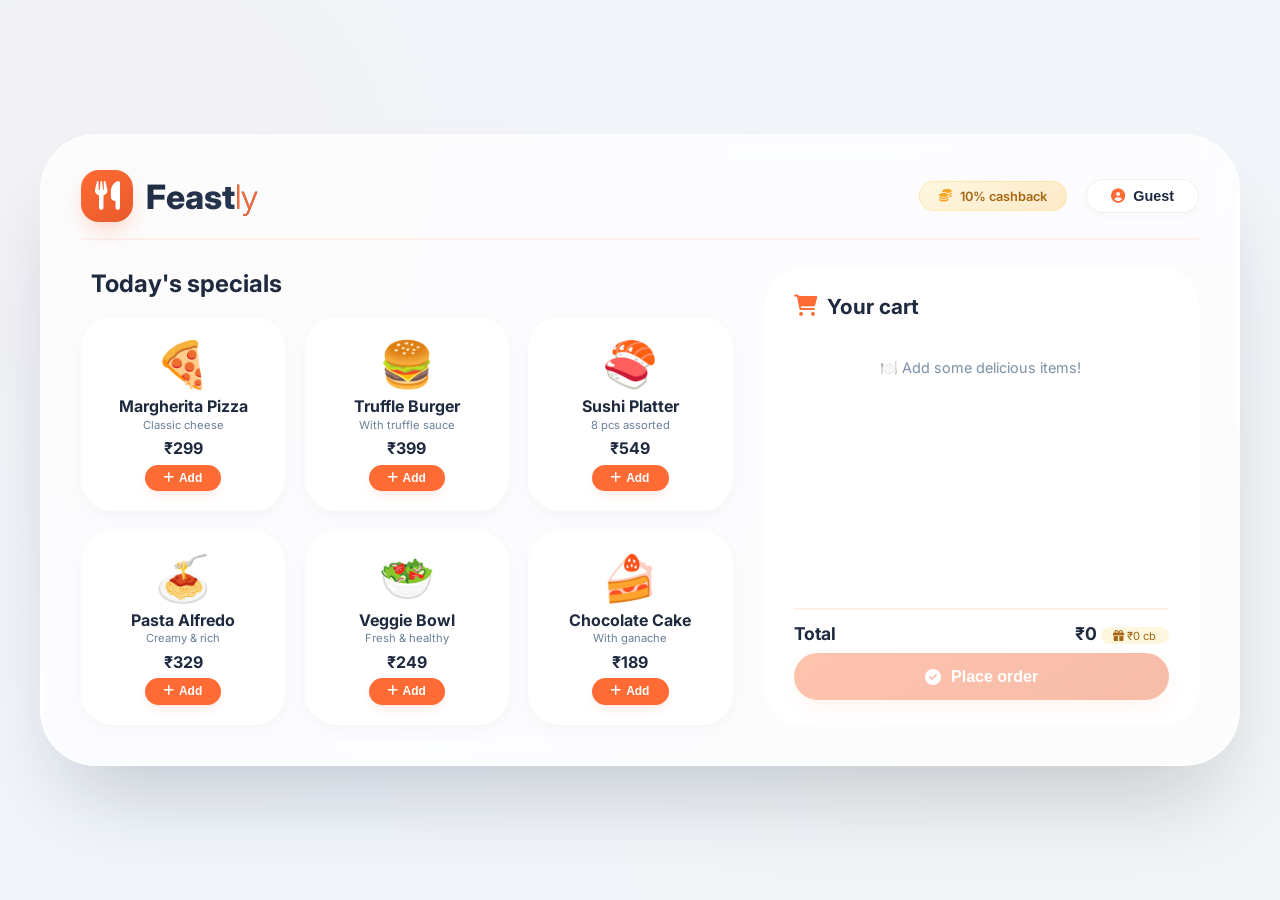
<file: food-delivery-ui/index.html>
<!DOCTYPE html>
<html lang="en">
<head>
  <meta charset="UTF-8">
  <meta name="viewport" content="width=device-width, initial-scale=1.0">
  <title>🍽️ Feastly · Food Delivery</title>
  <!-- Google Fonts + Font Awesome 6 -->
  <link rel="preconnect" href="https://fonts.googleapis.com">
  <link rel="preconnect" href="https://fonts.gstatic.com" crossorigin>
  <link href="https://fonts.googleapis.com/css2?family=Inter:opsz,wght@14..32,400;14..32,500;14..32,600;14..32,700;14..32,800&display=swap" rel="stylesheet">
  <link rel="stylesheet" href="https://cdnjs.cloudflare.com/ajax/libs/font-awesome/6.0.0-beta3/css/all.min.css">
  <style>
    * {
      margin: 0;
      padding: 0;
      box-sizing: border-box;
    }

    body {
      font-family: 'Inter', sans-serif;
      min-height: 100vh;
      background: #f2f6fc;
      background-image: radial-gradient(circle at 10% 20%, rgba(255, 107, 53, 0.03) 0%, transparent 50%),
                        radial-gradient(circle at 90% 80%, rgba(255, 187, 0, 0.03) 0%, transparent 60%);
      display: flex;
      align-items: center;
      justify-content: center;
      padding: 1.8rem 1.2rem;
    }

    /* main glass card */
    .app-container {
      max-width: 1200px;
      width: 100%;
      background: rgba(255, 255, 255, 0.72);
      backdrop-filter: blur(16px);
      -webkit-backdrop-filter: blur(16px);
      border-radius: 3.5rem;
      padding: 2.2rem 2.5rem 2.5rem;
      box-shadow: 0 50px 90px -25px rgba(0, 20, 40, 0.2), 0 0 0 1px rgba(255, 255, 255, 0.5) inset;
      border: 1px solid rgba(255, 255, 255, 0.4);
    }

    /* --- HEADER --- */
    .header-row {
      display: flex;
      flex-wrap: wrap;
      justify-content: space-between;
      align-items: center;
      margin-bottom: 1.8rem;
      padding-bottom: 1rem;
      border-bottom: 2px solid rgba(255, 107, 53, 0.08);
    }

    .logo-area {
      display: flex;
      align-items: center;
      gap: 0.8rem;
    }

    .logo-icon {
      background: linear-gradient(145deg, #ff6b35, #e85a2a);
      color: white;
      width: 52px;
      height: 52px;
      display: flex;
      align-items: center;
      justify-content: center;
      border-radius: 18px;
      font-size: 1.8rem;
      box-shadow: 0 10px 24px -6px rgba(255, 107, 53, 0.35);
    }

    .logo-area h1 {
      font-size: 2.1rem;
      font-weight: 800;
      background: linear-gradient(145deg, #1f2a3f, #2a3a55);
      -webkit-background-clip: text;
      -webkit-text-fill-color: transparent;
      background-clip: text;
    }
    .logo-area h1 span { font-weight: 300; -webkit-text-fill-color: #ff6b35; background: none; }

    .header-actions {
      display: flex;
      align-items: center;
      gap: 1.2rem;
      flex-wrap: wrap;
    }

    .cashback-badge {
      background: linear-gradient(145deg, #fef7e0, #fde9c8);
      padding: 0.4rem 1.2rem;
      border-radius: 60px;
      font-weight: 600;
      font-size: 0.8rem;
      color: #a56711;
      display: flex;
      align-items: center;
      gap: 0.5rem;
      border: 1px solid rgba(255, 187, 0, 0.2);
    }
    .cashback-badge i { color: #f5a623; }

    .login-btn {
      background: white;
      border: 1px solid rgba(0,0,0,0.06);
      padding: 0.5rem 1.5rem;
      border-radius: 60px;
      font-weight: 600;
      font-size: 0.9rem;
      color: #1f2a3f;
      display: flex;
      align-items: center;
      gap: 0.5rem;
      cursor: pointer;
      transition: 0.2s;
      box-shadow: 0 4px 10px rgba(0,0,0,0.02);
    }
    .login-btn:hover { background: #f8faff; border-color: #ff6b35; transform: scale(1.02); }
    .login-btn i { color: #ff6b35; }

    /* --- LOGIN MODAL --- */
    .login-modal {
      position: fixed;
      top: 0; left: 0; width: 100%; height: 100%;
      background: rgba(0,0,0,0.3);
      backdrop-filter: blur(6px);
      -webkit-backdrop-filter: blur(6px);
      display: none;
      align-items: center;
      justify-content: center;
      z-index: 1000;
      animation: fadeIn 0.25s ease;
    }
    .login-modal.active { display: flex; }
    .login-box {
      background: white;
      max-width: 400px;
      width: 90%;
      border-radius: 2.8rem;
      padding: 2.5rem 2rem 2rem;
      box-shadow: 0 40px 70px -20px rgba(0,0,0,0.3);
      animation: slideUp 0.3s cubic-bezier(0.2, 0.9, 0.3, 1.1);
      text-align: center;
    }
    .login-box h2 { font-size: 1.8rem; font-weight: 700; color: #1f2a3f; margin-bottom: 0.3rem; }
    .login-box p { color: #5a6f88; font-size: 0.9rem; margin-bottom: 1.5rem; }
    .login-box input {
      width: 100%;
      padding: 0.9rem 1.2rem;
      border-radius: 2rem;
      border: 1px solid #e2e9f2;
      margin-bottom: 1rem;
      font-size: 0.95rem;
      transition: 0.2s;
    }
    .login-box input:focus { outline: none; border-color: #ff6b35; box-shadow: 0 0 0 4px rgba(255,107,53,0.1); }
    .login-box .login-submit {
      width: 100%;
      background: linear-gradient(145deg, #ff6b35, #e85a2a);
      border: none;
      color: white;
      font-weight: 700;
      padding: 0.9rem;
      border-radius: 3rem;
      font-size: 1rem;
      cursor: pointer;
      transition: 0.2s;
      box-shadow: 0 10px 24px -6px rgba(255,107,53,0.3);
    }
    .login-box .login-submit:hover { transform: scale(1.02); background: #e85a2a; }
    .login-close {
      margin-top: 1rem;
      background: none;
      border: none;
      color: #7a8fa5;
      cursor: pointer;
      font-size: 0.85rem;
    }

    /* --- MAIN GRID: menu + cart --- */
    .main-grid {
      display: grid;
      grid-template-columns: 1.2fr 0.8fr;
      gap: 2rem;
      margin-top: 0.8rem;
    }
    @media (max-width: 860px) {
      .main-grid { grid-template-columns: 1fr; gap: 1.8rem; }
      .app-container { padding: 1.5rem; }
    }

    /* menu section */
    .menu-section h2 {
      font-size: 1.5rem;
      font-weight: 700;
      color: #1f2a3f;
      display: flex;
      align-items: center;
      gap: 0.6rem;
      margin-bottom: 1.2rem;
    }
    .menu-section h2 i { color: #ff6b35; }

    .food-grid {
      display: grid;
      grid-template-columns: repeat(auto-fill, minmax(160px, 1fr));
      gap: 1.2rem;
    }

    .food-card {
      background: white;
      border-radius: 2rem;
      padding: 1.2rem 1rem 1.2rem;
      box-shadow: 0 6px 18px rgba(0, 0, 0, 0.03);
      border: 1px solid rgba(255, 255, 255, 0.7);
      transition: 0.25s ease;
      text-align: center;
      backdrop-filter: blur(2px);
    }
    .food-card:hover { transform: translateY(-6px); box-shadow: 0 18px 30px -10px rgba(255,107,53,0.12); border-color: rgba(255,107,53,0.15); }

    .food-card .emoji-big {
      font-size: 2.8rem;
      margin-bottom: 0.3rem;
      display: block;
    }
    .food-card h3 { font-size: 1rem; font-weight: 700; color: #1f2a3f; }
    .food-card .desc { font-size: 0.7rem; color: #6a7f98; margin: 0.1rem 0 0.4rem; }
    .food-card .price { font-weight: 700; color: #1f2a3f; font-size: 1rem; }
    .food-card .price small { font-weight: 400; color: #8a9fb5; font-size: 0.7rem; }

    .add-btn {
      background: #ff6b35;
      border: none;
      color: white;
      font-weight: 600;
      padding: 0.4rem 1.2rem;
      border-radius: 60px;
      font-size: 0.75rem;
      cursor: pointer;
      transition: 0.2s;
      margin-top: 0.4rem;
      display: inline-flex;
      align-items: center;
      gap: 0.3rem;
      box-shadow: 0 6px 12px -4px rgba(255,107,53,0.2);
    }
    .add-btn:hover { background: #e85a2a; transform: scale(1.04); }

    /* --- CART SECTION --- */
    .cart-section {
      background: rgba(255, 255, 255, 0.5);
      backdrop-filter: blur(4px);
      border-radius: 2.2rem;
      padding: 1.5rem 1.8rem;
      border: 1px solid rgba(255, 255, 255, 0.5);
      display: flex;
      flex-direction: column;
    }
    .cart-section h2 {
      font-size: 1.3rem;
      font-weight: 700;
      color: #1f2a3f;
      display: flex;
      align-items: center;
      gap: 0.6rem;
      margin-bottom: 1rem;
    }
    .cart-section h2 i { color: #ff6b35; }

    .cart-items {
      flex: 1;
      min-height: 120px;
      max-height: 340px;
      overflow-y: auto;
      margin-bottom: 0.8rem;
      padding-right: 0.2rem;
    }
    .cart-item {
      display: flex;
      justify-content: space-between;
      align-items: center;
      padding: 0.5rem 0;
      border-bottom: 1px solid rgba(0,0,0,0.03);
      font-size: 0.9rem;
    }
    .cart-item .item-name { font-weight: 500; color: #1f2a3f; }
    .cart-item .item-qty { display: flex; align-items: center; gap: 0.4rem; }
    .cart-item .item-qty button {
      background: #eef2f8;
      border: none;
      border-radius: 40px;
      width: 26px; height: 26px;
      font-weight: 700;
      cursor: pointer;
      transition: 0.15s;
      color: #1f2a3f;
    }
    .cart-item .item-qty button:hover { background: #ff6b35; color: white; }
    .cart-item .item-price { font-weight: 600; color: #1f2a3f; }

    .cart-total {
      border-top: 2px solid rgba(255,107,53,0.1);
      padding-top: 0.8rem;
      display: flex;
      justify-content: space-between;
      font-weight: 700;
      font-size: 1.1rem;
      color: #1f2a3f;
    }
    .cart-total .cashback-note {
      font-weight: 400;
      font-size: 0.7rem;
      color: #a56711;
      background: #fef7e0;
      padding: 0.1rem 0.8rem;
      border-radius: 40px;
    }

    .checkout-btn {
      width: 100%;
      background: linear-gradient(145deg, #ff6b35, #e85a2a);
      border: none;
      color: white;
      font-weight: 700;
      padding: 0.9rem;
      border-radius: 3rem;
      font-size: 1rem;
      cursor: pointer;
      transition: 0.2s;
      margin-top: 0.6rem;
      box-shadow: 0 10px 24px -6px rgba(255,107,53,0.25);
      display: flex;
      align-items: center;
      justify-content: center;
      gap: 0.6rem;
    }
    .checkout-btn:hover { transform: scale(1.02); background: #d9531f; }
    .checkout-btn:disabled { opacity: 0.4; cursor: not-allowed; transform: none; }

    .empty-cart { color: #7a8fa5; font-size: 0.9rem; text-align: center; padding: 1.5rem 0; }

    /* --- CHECKOUT MODAL (congrats + cashback) --- */
    .checkout-modal {
      position: fixed;
      top: 0; left: 0; width: 100%; height: 100%;
      background: rgba(0,0,0,0.3);
      backdrop-filter: blur(6px);
      -webkit-backdrop-filter: blur(6px);
      display: none;
      align-items: center;
      justify-content: center;
      z-index: 1001;
      animation: fadeIn 0.25s ease;
    }
    .checkout-modal.active { display: flex; }
    .checkout-box {
      background: white;
      max-width: 420px;
      width: 90%;
      border-radius: 3rem;
      padding: 2.5rem 2rem 2rem;
      text-align: center;
      box-shadow: 0 50px 80px -20px rgba(0,0,0,0.3);
      animation: slideUp 0.35s cubic-bezier(0.2, 0.9, 0.3, 1.1);
    }
    .checkout-box .big-icon {
      background: #2ecc71;
      color: white;
      width: 72px; height: 72px;
      border-radius: 50%;
      display: flex;
      align-items: center;
      justify-content: center;
      font-size: 2.8rem;
      margin: 0 auto 0.8rem;
      box-shadow: 0 12px 30px -8px rgba(46, 204, 113, 0.3);
    }
    .checkout-box h2 { font-size: 1.8rem; font-weight: 700; color: #1f2a3f; }
    .checkout-box .cashback-gift {
      background: #fef7e0;
      padding: 0.4rem 1.2rem;
      border-radius: 60px;
      display: inline-block;
      font-weight: 700;
      color: #a56711;
      font-size: 0.9rem;
      margin: 0.8rem 0 0.2rem;
    }
    .checkout-box .order-total {
      font-weight: 600;
      font-size: 1.2rem;
      color: #1f2a3f;
      margin: 0.5rem 0 1rem;
    }
    .checkout-box .close-checkout {
      background: #ff6b35;
      border: none;
      color: white;
      font-weight: 700;
      padding: 0.7rem 2.5rem;
      border-radius: 60px;
      font-size: 1rem;
      cursor: pointer;
      transition: 0.2s;
      box-shadow: 0 8px 20px -6px rgba(255,107,53,0.25);
    }
    .checkout-box .close-checkout:hover { background: #e85a2a; transform: scale(1.02); }

    /* animations */
    @keyframes fadeIn { 0% { opacity: 0; } 100% { opacity: 1; } }
    @keyframes slideUp { 0% { transform: translateY(25px) scale(0.96); opacity: 0; } 100% { transform: translateY(0) scale(1); opacity: 1; } }

    /* scroll */
    .cart-items::-webkit-scrollbar { width: 4px; }
    .cart-items::-webkit-scrollbar-track { background: rgba(0,0,0,0.02); border-radius: 10px; }
    .cart-items::-webkit-scrollbar-thumb { background: #ff6b35; border-radius: 10px; }

    .user-greeting {
      font-weight: 600;
      color: #1f2a3f;
      font-size: 0.9rem;
      display: flex;
      align-items: center;
      gap: 0.3rem;
    }
    .user-greeting i { color: #ff6b35; }
  </style>
</head>
<body>

<div class="app-container">

  <!-- HEADER -->
  <div class="header-row">
    <div class="logo-area">
      <div class="logo-icon"><i class="fas fa-utensils"></i></div>
      <h1>Feast<span>ly</span></h1>
    </div>
    <div class="header-actions">
      <div class="cashback-badge"><i class="fas fa-coins"></i> 10% cashback</div>
      <button class="login-btn" id="loginOpenBtn"><i class="fas fa-user-circle"></i> <span id="loginStatus">Login</span></button>
    </div>
  </div>

  <!-- MAIN GRID -->
  <div class="main-grid">
    <!-- MENU -->
    <div class="menu-section">
      <h2><i class="fas fa-bowl-food"></i> Today's specials</h2>
      <div class="food-grid" id="foodMenu">
        <!-- items injected via JS -->
      </div>
    </div>

    <!-- CART -->
    <div class="cart-section">
      <h2><i class="fas fa-cart-shopping"></i> Your cart</h2>
      <div class="cart-items" id="cartItems">
        <div class="empty-cart">🍽️ Add some delicious items!</div>
      </div>
      <div class="cart-total">
        <span>Total</span>
        <span>
          <span id="cartTotalPrice">₹0</span>
          <span class="cashback-note"><i class="fas fa-gift"></i> ₹<span id="cashbackAmount">0</span> cb</span>
        </span>
      </div>
      <button class="checkout-btn" id="checkoutBtn" disabled><i class="fas fa-check-circle"></i> Place order</button>
    </div>
  </div>
</div>

<!-- LOGIN MODAL -->
<div class="login-modal" id="loginModal">
  <div class="login-box">
    <h2>👋 Welcome back</h2>
    <p>Login to get cashback & faster checkout</p>
    <input type="text" id="loginName" placeholder="Your name" value="Aarav">
    <input type="email" id="loginEmail" placeholder="Email" value="aarav@feastly.com">
    <button class="login-submit" id="loginSubmitBtn"><i class="fas fa-sign-in-alt"></i> Login</button>
    <button class="login-close" id="loginCloseBtn">Continue as guest</button>
  </div>
</div>

<!-- CHECKOUT MODAL (congrats + cashback) -->
<div class="checkout-modal" id="checkoutModal">
  <div class="checkout-box">
    <div class="big-icon"><i class="fas fa-check"></i></div>
    <h2>🎉 Order placed!</h2>
    <div class="cashback-gift"><i class="fas fa-coins"></i> You earned ₹<span id="earnedCashback">0</span> cashback!</div>
    <div class="order-total">Total paid: ₹<span id="orderTotalPaid">0</span></div>
    <p style="color: #5a6f88; font-size: 0.85rem; margin-bottom: 1.2rem;">Your food is being prepared 🍳</p>
    <button class="close-checkout" id="closeCheckoutBtn"><i class="fas fa-thumbs-up"></i> Awesome!</button>
  </div>
</div>

<script>
  (function() {
    // ---------- DATA ----------
    const menuItems = [
      { id: 1, name: "Margherita Pizza", emoji: "🍕", price: 299, desc: "Classic cheese" },
      { id: 2, name: "Truffle Burger", emoji: "🍔", price: 399, desc: "With truffle sauce" },
      { id: 3, name: "Sushi Platter", emoji: "🍣", price: 549, desc: "8 pcs assorted" },
      { id: 4, name: "Pasta Alfredo", emoji: "🍝", price: 329, desc: "Creamy & rich" },
      { id: 5, name: "Veggie Bowl", emoji: "🥗", price: 249, desc: "Fresh & healthy" },
      { id: 6, name: "Chocolate Cake", emoji: "🍰", price: 189, desc: "With ganache" }
    ];

    // ---------- STATE ----------
    let cart = {};          // { id: { qty, item } }
    let totalItems = 0;
    let loggedIn = false;
    let userName = 'Guest';

    // DOM refs
    const foodMenuEl = document.getElementById('foodMenu');
    const cartItemsEl = document.getElementById('cartItems');
    const cartTotalPriceEl = document.getElementById('cartTotalPrice');
    const cashbackAmountEl = document.getElementById('cashbackAmount');
    const checkoutBtn = document.getElementById('checkoutBtn');
    const loginModal = document.getElementById('loginModal');
    const loginOpenBtn = document.getElementById('loginOpenBtn');
    const loginCloseBtn = document.getElementById('loginCloseBtn');
    const loginSubmitBtn = document.getElementById('loginSubmitBtn');
    const loginStatus = document.getElementById('loginStatus');
    const checkoutModal = document.getElementById('checkoutModal');
    const closeCheckoutBtn = document.getElementById('closeCheckoutBtn');
    const earnedCashbackEl = document.getElementById('earnedCashback');
    const orderTotalPaidEl = document.getElementById('orderTotalPaid');

    // ---------- RENDER MENU ----------
    function renderMenu() {
      foodMenuEl.innerHTML = menuItems.map(item => `
        <div class="food-card">
          <span class="emoji-big">${item.emoji}</span>
          <h3>${item.name}</h3>
          <div class="desc">${item.desc}</div>
          <div class="price">₹${item.price} <small></small></div>
          <button class="add-btn" data-id="${item.id}"><i class="fas fa-plus"></i> Add</button>
        </div>
      `).join('');

      // attach add events
      document.querySelectorAll('.add-btn').forEach(btn => {
        btn.addEventListener('click', function(e) {
          const id = parseInt(this.dataset.id);
          const item = menuItems.find(i => i.id === id);
          if (item) addToCart(item);
        });
      });
    }

    // ---------- CART OPERATIONS ----------
    function addToCart(item) {
      if (cart[item.id]) {
        cart[item.id].qty += 1;
      } else {
        cart[item.id] = { qty: 1, item: item };
      }
      updateCartUI();
    }

    function changeQty(id, delta) {
      if (!cart[id]) return;
      const newQty = cart[id].qty + delta;
      if (newQty <= 0) {
        delete cart[id];
      } else {
        cart[id].qty = newQty;
      }
      updateCartUI();
    }

    function getTotal() {
      let total = 0;
      for (let key in cart) {
        total += cart[key].qty * cart[key].item.price;
      }
      return total;
    }

    function getCashback(total) {
      // 10% cashback
      return Math.round(total * 0.1);
    }

    function updateCartUI() {
      const total = getTotal();
      const cashback = getCashback(total);
      cartTotalPriceEl.textContent = `₹${total}`;
      cashbackAmountEl.textContent = cashback;

      // render cart items
      const keys = Object.keys(cart);
      if (keys.length === 0) {
        cartItemsEl.innerHTML = `<div class="empty-cart">🍽️ Add some delicious items!</div>`;
        checkoutBtn.disabled = true;
      } else {
        let html = '';
        keys.forEach(id => {
          const { qty, item } = cart[id];
          html += `
            <div class="cart-item">
              <span class="item-name">${item.emoji} ${item.name}</span>
              <div class="item-qty">
                <button data-id="${id}" data-delta="-1">−</button>
                <span>${qty}</span>
                <button data-id="${id}" data-delta="1">+</button>
              </div>
              <span class="item-price">₹${qty * item.price}</span>
            </div>
          `;
        });
        cartItemsEl.innerHTML = html;
        checkoutBtn.disabled = false;

        // attach qty events
        document.querySelectorAll('.cart-item .item-qty button').forEach(btn => {
          btn.addEventListener('click', function(e) {
            e.stopPropagation();
            const id = parseInt(this.dataset.id);
            const delta = parseInt(this.dataset.delta);
            changeQty(id, delta);
          });
        });
      }
    }

    // ---------- CHECKOUT ----------
    function placeOrder() {
      const total = getTotal();
      if (total === 0) return;
      const cashback = getCashback(total);
      // show modal
      earnedCashbackEl.textContent = cashback;
      orderTotalPaidEl.textContent = total;
      checkoutModal.classList.add('active');

      // clear cart
      cart = {};
      updateCartUI();
    }

    // ---------- LOGIN ----------
    function setLogin(name) {
      loggedIn = true;
      userName = name.trim() || 'Guest';
      loginStatus.textContent = userName;
      loginStatus.style.fontWeight = '600';
      loginModal.classList.remove('active');
      // update login button icon
      document.querySelector('.login-btn i').className = 'fas fa-user-check';
    }

    // ---------- EVENTS ----------
    // Login open
    loginOpenBtn.addEventListener('click', () => {
      if (loggedIn) {
        // if already logged in, show greeting or just logout? We'll allow re-login.
        // For simplicity, we just show modal again.
        loginModal.classList.add('active');
      } else {
        loginModal.classList.add('active');
      }
    });

    loginCloseBtn.addEventListener('click', () => {
      loginModal.classList.remove('active');
    });

    loginSubmitBtn.addEventListener('click', () => {
      const nameInput = document.getElementById('loginName');
      const name = nameInput.value.trim() || 'Aarav';
      setLogin(name);
    });

    // close login on backdrop click
    loginModal.addEventListener('click', (e) => {
      if (e.target === loginModal) loginModal.classList.remove('active');
    });

    // Checkout
    checkoutBtn.addEventListener('click', placeOrder);

    // Close checkout modal
    closeCheckoutBtn.addEventListener('click', () => {
      checkoutModal.classList.remove('active');
    });
    checkoutModal.addEventListener('click', (e) => {
      if (e.target === checkoutModal) checkoutModal.classList.remove('active');
    });

    // Init
    renderMenu();
    updateCartUI();

    // prefill login with a default user
    setTimeout(() => {
      // if not logged in, set as guest but we keep login status as guest
      if (!loggedIn) {
        loginStatus.textContent = 'Guest';
      }
    }, 100);

    // extra: keyboard ESC for modals
    document.addEventListener('keydown', (e) => {
      if (e.key === 'Escape') {
        if (loginModal.classList.contains('active')) loginModal.classList.remove('active');
        if (checkoutModal.classList.contains('active')) checkoutModal.classList.remove('active');
      }
    });

    console.log('🍽️ Feastly ready — order with cashback!');
  })();
</script>

</body>
</html>
</file>
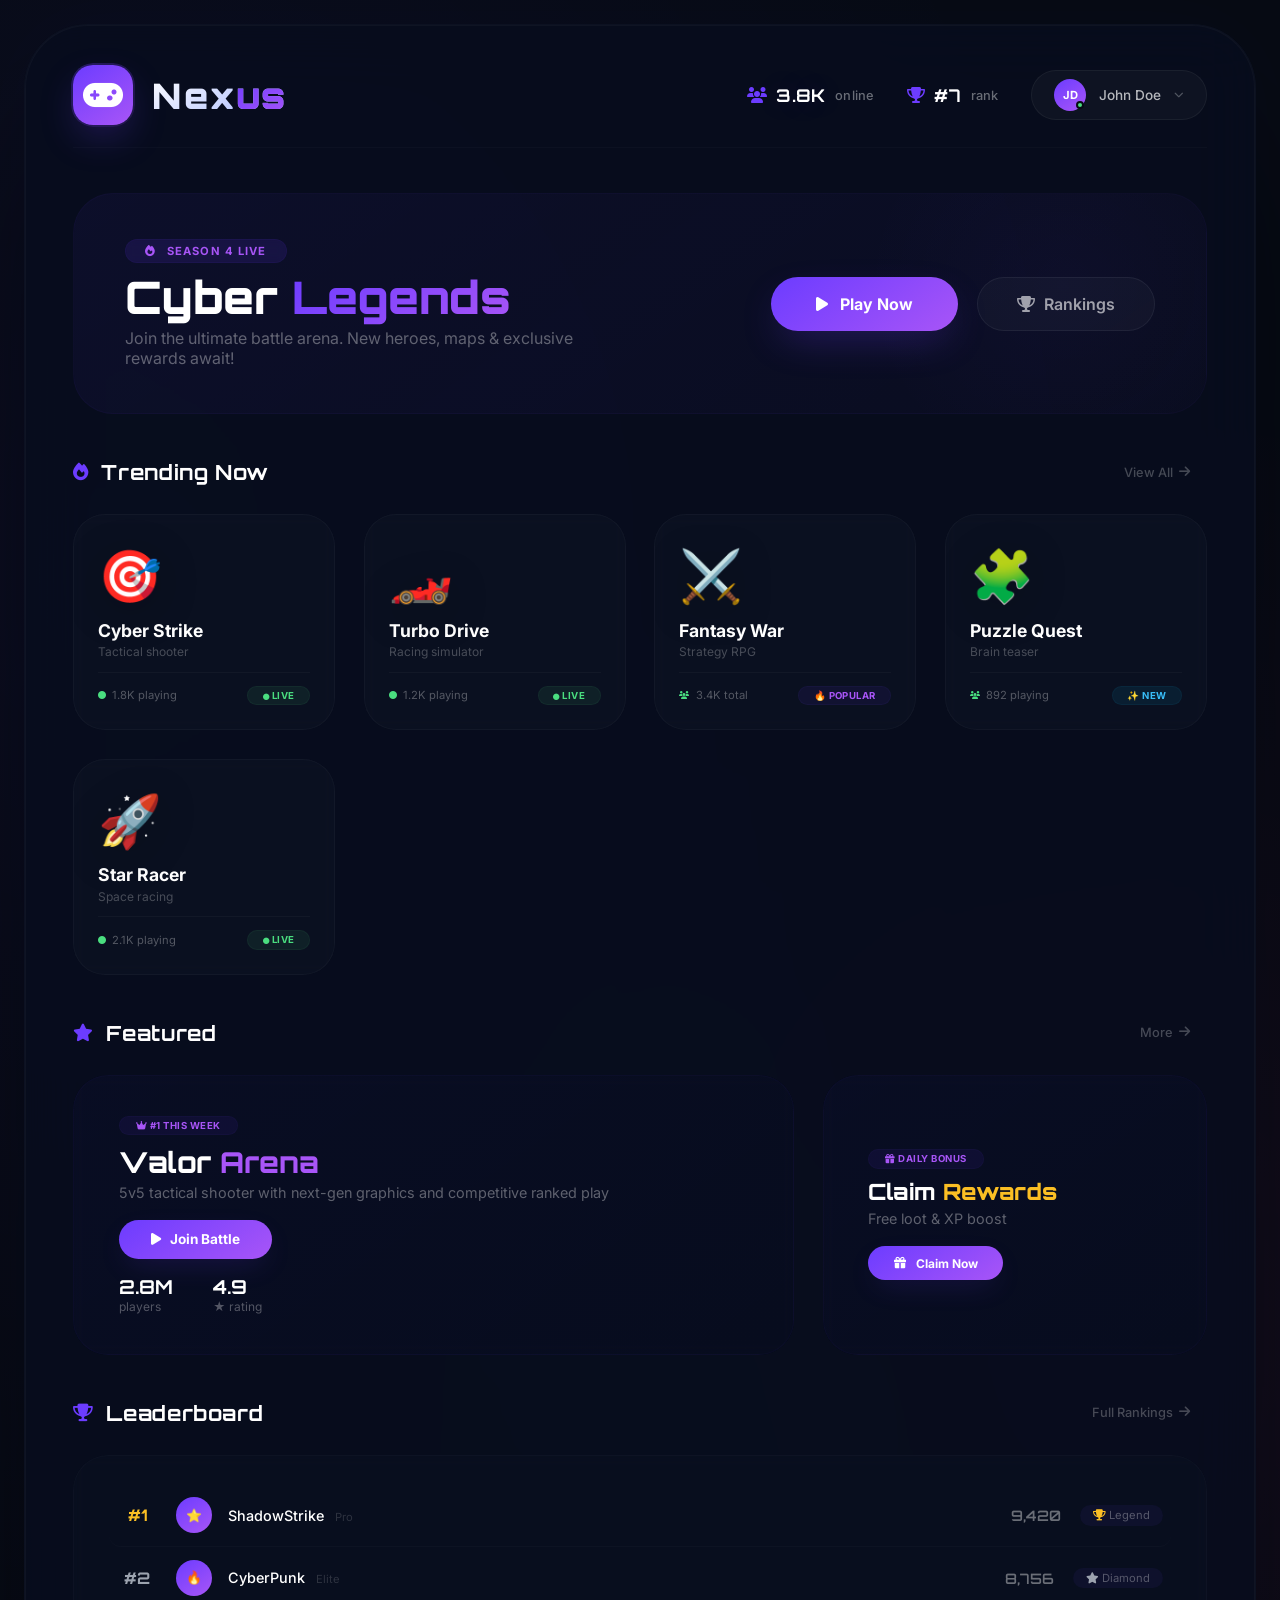
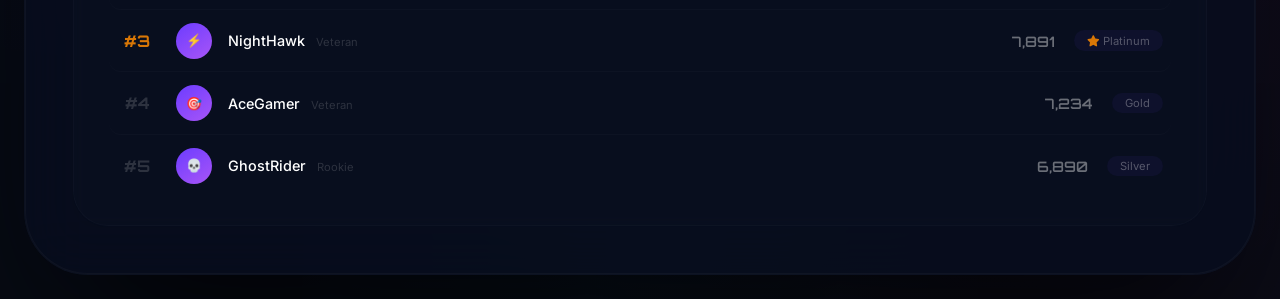
<file: gaming-store-ui/index.html>
<!DOCTYPE html>
<html lang="en">
<head>
    <meta charset="UTF-8" />
    <meta name="viewport" content="width=device-width, initial-scale=1.0" />
    <title>🎮 Nexus · Ultimate Gaming Hub</title>
    <link rel="preconnect" href="https://fonts.googleapis.com" />
    <link rel="preconnect" href="https://fonts.gstatic.com" crossorigin />
    <link href="https://fonts.googleapis.com/css2?family=Orbitron:wght@400;600;700;800;900&family=Inter:wght@300;400;500;600;700;800;900&display=swap" rel="stylesheet" />
    <link rel="stylesheet" href="https://cdnjs.cloudflare.com/ajax/libs/font-awesome/6.5.0/css/all.min.css" />
    <style>
        /* ============================================================
           style.css — NEXUS · Ultimate Gaming UI
           ============================================================ */

        /* ---------- RESET & BASE ---------- */
        * {
            margin: 0;
            padding: 0;
            box-sizing: border-box;
        }

        body {
            font-family: 'Inter', sans-serif;
            min-height: 100vh;
            background: #070b14;
            background-image:
                radial-gradient(ellipse at 10% 30%, rgba(88, 60, 255, 0.06) 0%, transparent 60%),
                radial-gradient(ellipse at 90% 70%, rgba(255, 60, 180, 0.05) 0%, transparent 50%),
                radial-gradient(ellipse at 50% 100%, rgba(0, 200, 255, 0.03) 0%, transparent 40%);
            display: flex;
            align-items: center;
            justify-content: center;
            padding: 1.5rem;
            overflow-x: hidden;
        }

        /* ---------- MAIN CONTAINER ---------- */
        .nexus-container {
            max-width: 1440px;
            width: 100%;
            background: rgba(8, 14, 30, 0.85);
            backdrop-filter: blur(30px);
            -webkit-backdrop-filter: blur(30px);
            border-radius: 4rem;
            padding: 2.5rem 3rem 3rem;
            box-shadow:
                0 80px 160px -40px rgba(0, 0, 0, 0.9),
                0 0 0 1px rgba(255, 255, 255, 0.03) inset,
                0 0 80px rgba(88, 60, 255, 0.03);
            border: 1px solid rgba(255, 255, 255, 0.02);
            position: relative;
            overflow: hidden;
        }

        .nexus-container::before {
            content: '';
            position: absolute;
            top: -50%;
            right: -20%;
            width: 600px;
            height: 600px;
            background: radial-gradient(circle, rgba(88, 60, 255, 0.03), transparent 70%);
            border-radius: 50%;
            pointer-events: none;
        }

        .nexus-container::after {
            content: '';
            position: absolute;
            bottom: -30%;
            left: -10%;
            width: 400px;
            height: 400px;
            background: radial-gradient(circle, rgba(255, 60, 180, 0.02), transparent 70%);
            border-radius: 50%;
            pointer-events: none;
        }

        /* ---------- HEADER ---------- */
        .nexus-header {
            display: flex;
            flex-wrap: wrap;
            justify-content: space-between;
            align-items: center;
            margin-bottom: 2.8rem;
            padding-bottom: 1.4rem;
            border-bottom: 1px solid rgba(255, 255, 255, 0.02);
            position: relative;
            z-index: 1;
        }

        .logo-area {
            display: flex;
            align-items: center;
            gap: 1.2rem;
        }

        .logo-icon {
            width: 60px;
            height: 60px;
            border-radius: 20px;
            background: linear-gradient(145deg, #6c3cff, #a855f7);
            display: flex;
            align-items: center;
            justify-content: center;
            font-size: 2rem;
            color: white;
            box-shadow: 0 15px 40px -10px rgba(108, 60, 255, 0.4);
            position: relative;
            animation: glowPulse 3s ease-in-out infinite;
        }

        @keyframes glowPulse {
            0%,
            100% {
                box-shadow: 0 15px 40px -10px rgba(108, 60, 255, 0.4);
            }
            50% {
                box-shadow: 0 15px 60px -5px rgba(108, 60, 255, 0.6);
            }
        }

        .logo-icon::after {
            content: '';
            position: absolute;
            inset: -2px;
            border-radius: 22px;
            padding: 2px;
            background: linear-gradient(145deg, rgba(108, 60, 255, 0.3), rgba(168, 85, 247, 0.1));
            -webkit-mask: linear-gradient(#fff 0 0) content-box, linear-gradient(#fff 0 0);
            mask: linear-gradient(#fff 0 0) content-box, linear-gradient(#fff 0 0);
            -webkit-mask-composite: xor;
            mask-composite: exclude;
        }

        .logo-area h1 {
            font-family: 'Orbitron', monospace;
            font-size: 2.2rem;
            font-weight: 900;
            background: linear-gradient(145deg, #ffffff, #a0b4ff);
            -webkit-background-clip: text;
            -webkit-text-fill-color: transparent;
            background-clip: text;
            letter-spacing: 0.08em;
        }

        .logo-area h1 span {
            background: linear-gradient(145deg, #6c3cff, #a855f7);
            -webkit-background-clip: text;
            -webkit-text-fill-color: transparent;
            background-clip: text;
        }

        .header-stats {
            display: flex;
            align-items: center;
            gap: 2rem;
            flex-wrap: wrap;
        }

        .stat-item {
            display: flex;
            align-items: center;
            gap: 0.6rem;
            color: rgba(255, 255, 255, 0.4);
            font-size: 0.8rem;
            font-weight: 500;
            letter-spacing: 0.02em;
        }

        .stat-item i {
            color: #6c3cff;
            font-size: 1rem;
        }

        .stat-item .value {
            color: white;
            font-weight: 700;
            font-size: 1.1rem;
            font-family: 'Orbitron', monospace;
        }

        .stat-item .value.glow {
            text-shadow: 0 0 30px rgba(108, 60, 255, 0.2);
        }

        .profile-btn {
            background: rgba(255, 255, 255, 0.03);
            border: 1px solid rgba(255, 255, 255, 0.05);
            color: rgba(255, 255, 255, 0.7);
            padding: 0.5rem 1.4rem;
            border-radius: 60px;
            display: flex;
            align-items: center;
            gap: 0.8rem;
            cursor: pointer;
            transition: all 0.3s cubic-bezier(0.2, 0, 0, 1);
            font-family: 'Inter', sans-serif;
            font-weight: 500;
            font-size: 0.85rem;
            position: relative;
            overflow: hidden;
        }

        .profile-btn::before {
            content: '';
            position: absolute;
            inset: 0;
            background: linear-gradient(145deg, rgba(108, 60, 255, 0.05), rgba(168, 85, 247, 0.02));
            opacity: 0;
            transition: 0.3s;
        }

        .profile-btn:hover::before {
            opacity: 1;
        }

        .profile-btn:hover {
            border-color: rgba(108, 60, 255, 0.2);
            color: white;
            transform: translateY(-2px);
            box-shadow: 0 8px 24px -8px rgba(108, 60, 255, 0.1);
        }

        .profile-btn .avatar {
            width: 32px;
            height: 32px;
            border-radius: 50%;
            background: linear-gradient(145deg, #6c3cff, #a855f7);
            display: flex;
            align-items: center;
            justify-content: center;
            font-size: 0.7rem;
            color: white;
            font-weight: 700;
            position: relative;
            z-index: 1;
        }

        .profile-btn .online-dot {
            width: 8px;
            height: 8px;
            background: #4ade80;
            border-radius: 50%;
            position: absolute;
            bottom: 2px;
            right: 2px;
            border: 2px solid #070b14;
            animation: pulse 2s infinite;
        }

        @keyframes pulse {
            0%,
            100% {
                opacity: 1;
                transform: scale(1);
            }
            50% {
                opacity: 0.6;
                transform: scale(0.9);
            }
        }

        /* ---------- HERO BANNER ---------- */
        .hero-banner {
            background: linear-gradient(145deg, rgba(108, 60, 255, 0.06), rgba(168, 85, 247, 0.02));
            border-radius: 2.5rem;
            padding: 2.8rem 3.2rem;
            margin-bottom: 2.8rem;
            border: 1px solid rgba(108, 60, 255, 0.04);
            display: flex;
            flex-wrap: wrap;
            justify-content: space-between;
            align-items: center;
            position: relative;
            overflow: hidden;
            z-index: 1;
        }

        .hero-banner::before {
            content: '';
            position: absolute;
            top: -50%;
            right: -5%;
            width: 400px;
            height: 400px;
            background: radial-gradient(circle, rgba(108, 60, 255, 0.04), transparent 70%);
            border-radius: 50%;
            pointer-events: none;
        }

        .hero-content {
            position: relative;
            z-index: 1;
        }

        .hero-content .tag {
            display: inline-block;
            background: rgba(108, 60, 255, 0.12);
            color: #a855f7;
            font-size: 0.7rem;
            font-weight: 700;
            padding: 0.25rem 1.2rem;
            border-radius: 60px;
            letter-spacing: 0.1em;
            text-transform: uppercase;
            margin-bottom: 0.6rem;
            border: 1px solid rgba(108, 60, 255, 0.06);
            backdrop-filter: blur(4px);
        }

        .hero-content h2 {
            font-family: 'Orbitron', monospace;
            font-size: 2.8rem;
            font-weight: 900;
            color: white;
            line-height: 1.1;
            margin-bottom: 0.4rem;
        }

        .hero-content h2 .highlight {
            background: linear-gradient(145deg, #6c3cff, #a855f7);
            -webkit-background-clip: text;
            -webkit-text-fill-color: transparent;
            background-clip: text;
        }

        .hero-content p {
            color: rgba(255, 255, 255, 0.35);
            font-size: 1rem;
            font-weight: 400;
            max-width: 500px;
        }

        .hero-actions {
            display: flex;
            gap: 1.2rem;
            position: relative;
            z-index: 1;
            flex-wrap: wrap;
        }

        .btn-primary {
            background: linear-gradient(145deg, #6c3cff, #a855f7);
            border: none;
            color: white;
            font-weight: 700;
            padding: 1rem 2.8rem;
            border-radius: 60px;
            font-size: 1rem;
            cursor: pointer;
            transition: all 0.3s cubic-bezier(0.2, 0, 0, 1);
            display: flex;
            align-items: center;
            gap: 0.8rem;
            box-shadow: 0 15px 40px -10px rgba(108, 60, 255, 0.3);
            font-family: 'Inter', sans-serif;
            position: relative;
            overflow: hidden;
        }

        .btn-primary::after {
            content: '';
            position: absolute;
            inset: 0;
            background: linear-gradient(145deg, rgba(255, 255, 255, 0.1), transparent);
            opacity: 0;
            transition: 0.3s;
        }

        .btn-primary:hover::after {
            opacity: 1;
        }

        .btn-primary:hover {
            transform: translateY(-3px) scale(1.02);
            box-shadow: 0 20px 50px -10px rgba(108, 60, 255, 0.5);
        }

        .btn-primary:active {
            transform: scale(0.96);
        }

        .btn-secondary {
            background: rgba(255, 255, 255, 0.03);
            border: 1px solid rgba(255, 255, 255, 0.06);
            color: rgba(255, 255, 255, 0.6);
            font-weight: 600;
            padding: 1rem 2.4rem;
            border-radius: 60px;
            font-size: 1rem;
            cursor: pointer;
            transition: all 0.3s cubic-bezier(0.2, 0, 0, 1);
            display: flex;
            align-items: center;
            gap: 0.6rem;
            font-family: 'Inter', sans-serif;
        }

        .btn-secondary:hover {
            background: rgba(255, 255, 255, 0.06);
            color: white;
            border-color: rgba(255, 255, 255, 0.1);
            transform: translateY(-2px);
        }

        /* ---------- SECTION TITLES ---------- */
        .section-header {
            display: flex;
            justify-content: space-between;
            align-items: center;
            margin-bottom: 1.8rem;
            position: relative;
            z-index: 1;
        }

        .section-header h3 {
            font-family: 'Orbitron', monospace;
            font-size: 1.3rem;
            font-weight: 700;
            color: white;
            letter-spacing: 0.03em;
            display: flex;
            align-items: center;
            gap: 0.8rem;
        }

        .section-header h3 i {
            color: #6c3cff;
            font-size: 1.1rem;
        }

        .section-header .see-all {
            color: rgba(255, 255, 255, 0.25);
            font-size: 0.8rem;
            font-weight: 500;
            cursor: pointer;
            transition: 0.3s;
            display: flex;
            align-items: center;
            gap: 0.4rem;
            padding: 0.3rem 1rem;
            border-radius: 60px;
            border: 1px solid transparent;
        }

        .section-header .see-all:hover {
            color: rgba(255, 255, 255, 0.6);
            border-color: rgba(255, 255, 255, 0.03);
            background: rgba(255, 255, 255, 0.02);
        }

        /* ---------- GAME GRID ---------- */
        .game-grid {
            display: grid;
            grid-template-columns: repeat(auto-fill, minmax(240px, 1fr));
            gap: 1.8rem;
            margin-bottom: 2.8rem;
            position: relative;
            z-index: 1;
        }

        .game-card {
            background: rgba(255, 255, 255, 0.02);
            border-radius: 2rem;
            padding: 1.8rem 1.5rem 1.5rem;
            border: 1px solid rgba(255, 255, 255, 0.03);
            transition: all 0.4s cubic-bezier(0.2, 0, 0, 1);
            cursor: pointer;
            position: relative;
            overflow: hidden;
            backdrop-filter: blur(4px);
        }

        .game-card::before {
            content: '';
            position: absolute;
            inset: 0;
            border-radius: 2rem;
            padding: 1px;
            background: linear-gradient(145deg, rgba(108, 60, 255, 0.06), transparent);
            -webkit-mask: linear-gradient(#fff 0 0) content-box, linear-gradient(#fff 0 0);
            mask: linear-gradient(#fff 0 0) content-box, linear-gradient(#fff 0 0);
            -webkit-mask-composite: xor;
            mask-composite: exclude;
            pointer-events: none;
            opacity: 0;
            transition: 0.4s;
        }

        .game-card:hover::before {
            opacity: 1;
        }

        .game-card:hover {
            transform: translateY(-10px) scale(1.02);
            background: rgba(255, 255, 255, 0.04);
            border-color: rgba(108, 60, 255, 0.08);
            box-shadow: 0 25px 50px -15px rgba(0, 0, 0, 0.5);
        }

        .game-card .game-icon {
            font-size: 3.2rem;
            margin-bottom: 0.8rem;
            display: block;
            filter: drop-shadow(0 8px 20px rgba(0, 0, 0, 0.2));
            transition: 0.4s;
        }

        .game-card:hover .game-icon {
            transform: scale(1.1) rotate(-5deg);
        }

        .game-card h4 {
            color: white;
            font-weight: 700;
            font-size: 1.1rem;
            margin-bottom: 0.2rem;
        }

        .game-card .game-desc {
            color: rgba(255, 255, 255, 0.25);
            font-size: 0.75rem;
            font-weight: 400;
        }

        .game-card .game-meta {
            display: flex;
            justify-content: space-between;
            align-items: center;
            margin-top: 0.8rem;
            padding-top: 0.8rem;
            border-top: 1px solid rgba(255, 255, 255, 0.03);
        }

        .game-card .game-meta .players {
            color: rgba(255, 255, 255, 0.3);
            font-size: 0.7rem;
            display: flex;
            align-items: center;
            gap: 0.4rem;
        }

        .game-card .game-meta .players i {
            color: #4ade80;
            font-size: 0.5rem;
        }

        .game-card .game-meta .status {
            font-size: 0.6rem;
            font-weight: 700;
            text-transform: uppercase;
            letter-spacing: 0.05em;
            padding: 0.2rem 0.9rem;
            border-radius: 60px;
            transition: 0.3s;
        }

        .status.live {
            background: rgba(74, 222, 128, 0.08);
            color: #4ade80;
            border: 1px solid rgba(74, 222, 128, 0.05);
        }

        .status.live i {
            animation: pulse 1.5s infinite;
        }

        .status.soon {
            background: rgba(251, 191, 36, 0.08);
            color: #fbbf24;
            border: 1px solid rgba(251, 191, 36, 0.05);
        }

        .status.popular {
            background: rgba(108, 60, 255, 0.08);
            color: #a855f7;
            border: 1px solid rgba(108, 60, 255, 0.05);
        }

        .status.new {
            background: rgba(0, 200, 255, 0.08);
            color: #38bdf8;
            border: 1px solid rgba(0, 200, 255, 0.05);
        }

        /* ---------- FEATURED GAMES ---------- */
        .featured-grid {
            display: grid;
            grid-template-columns: 1.5fr 0.8fr;
            gap: 1.8rem;
            margin-bottom: 2.8rem;
            position: relative;
            z-index: 1;
        }

        .featured-card {
            background: linear-gradient(145deg, rgba(108, 60, 255, 0.03), rgba(168, 85, 247, 0.01));
            border-radius: 2.2rem;
            padding: 2.5rem 2.8rem;
            border: 1px solid rgba(108, 60, 255, 0.04);
            position: relative;
            overflow: hidden;
            min-height: 220px;
            display: flex;
            flex-direction: column;
            justify-content: center;
            transition: 0.4s;
            backdrop-filter: blur(4px);
        }

        .featured-card:hover {
            border-color: rgba(108, 60, 255, 0.08);
            box-shadow: 0 20px 40px -15px rgba(0, 0, 0, 0.3);
        }

        .featured-card.large {
            grid-column: 1 / 2;
        }

        .featured-card.small {
            grid-column: 2 / 3;
        }

        .featured-card .badge {
            display: inline-block;
            background: rgba(108, 60, 255, 0.08);
            color: #a855f7;
            font-size: 0.6rem;
            font-weight: 700;
            padding: 0.2rem 1rem;
            border-radius: 60px;
            letter-spacing: 0.05em;
            text-transform: uppercase;
            margin-bottom: 0.6rem;
            border: 1px solid rgba(108, 60, 255, 0.04);
            width: fit-content;
        }

        .featured-card h3 {
            font-family: 'Orbitron', monospace;
            font-size: 1.8rem;
            font-weight: 800;
            color: white;
            line-height: 1.2;
        }

        .featured-card p {
            color: rgba(255, 255, 255, 0.35);
            font-size: 0.9rem;
            margin-top: 0.3rem;
        }

        .featured-card .play-btn {
            margin-top: 1.2rem;
            background: linear-gradient(145deg, #6c3cff, #a855f7);
            border: none;
            color: white;
            font-weight: 700;
            padding: 0.7rem 2rem;
            border-radius: 60px;
            font-size: 0.85rem;
            cursor: pointer;
            transition: all 0.3s cubic-bezier(0.2, 0, 0, 1);
            display: inline-flex;
            align-items: center;
            gap: 0.6rem;
            width: fit-content;
            box-shadow: 0 10px 30px -8px rgba(108, 60, 255, 0.2);
            font-family: 'Inter', sans-serif;
        }

        .featured-card .play-btn:hover {
            transform: scale(1.05);
            box-shadow: 0 15px 40px -8px rgba(108, 60, 255, 0.3);
        }

        .featured-card .stats-row {
            display: flex;
            gap: 2.5rem;
            margin-top: 1rem;
        }

        .featured-card .stats-row .stat {
            color: rgba(255, 255, 255, 0.3);
            font-size: 0.75rem;
        }

        .featured-card .stats-row .stat strong {
            color: white;
            font-weight: 700;
            display: block;
            font-size: 1.2rem;
            font-family: 'Orbitron', monospace;
        }

        /* ---------- LEADERBOARD ---------- */
        .leaderboard-section {
            position: relative;
            z-index: 1;
        }

        .leaderboard {
            background: rgba(255, 255, 255, 0.01);
            border-radius: 2.2rem;
            padding: 1.8rem 2.2rem;
            border: 1px solid rgba(255, 255, 255, 0.02);
            backdrop-filter: blur(4px);
        }

        .leaderboard-item {
            display: flex;
            align-items: center;
            gap: 1.2rem;
            padding: 0.8rem 0.5rem;
            border-bottom: 1px solid rgba(255, 255, 255, 0.02);
            transition: 0.3s;
            cursor: pointer;
            border-radius: 12px;
        }

        .leaderboard-item:hover {
            background: rgba(255, 255, 255, 0.02);
            padding-left: 1rem;
        }

        .leaderboard-item:last-child {
            border-bottom: none;
        }

        .leaderboard-item .rank {
            font-family: 'Orbitron', monospace;
            font-weight: 700;
            font-size: 1rem;
            color: rgba(255, 255, 255, 0.15);
            width: 40px;
            text-align: center;
        }

        .leaderboard-item .rank.gold {
            color: #fbbf24;
        }
        .leaderboard-item .rank.silver {
            color: #9ca3af;
        }
        .leaderboard-item .rank.bronze {
            color: #d97706;
        }

        .leaderboard-item .player {
            flex: 1;
            display: flex;
            align-items: center;
            gap: 1rem;
        }

        .leaderboard-item .player .avatar-sm {
            width: 36px;
            height: 36px;
            border-radius: 50%;
            background: linear-gradient(145deg, #6c3cff, #a855f7);
            display: flex;
            align-items: center;
            justify-content: center;
            color: white;
            font-weight: 700;
            font-size: 0.8rem;
            flex-shrink: 0;
        }

        .leaderboard-item .player .name {
            color: white;
            font-weight: 500;
            font-size: 0.9rem;
        }

        .leaderboard-item .player .name small {
            color: rgba(255, 255, 255, 0.15);
            font-weight: 400;
            font-size: 0.7rem;
            margin-left: 0.4rem;
        }

        .leaderboard-item .score {
            color: rgba(255, 255, 255, 0.4);
            font-weight: 600;
            font-size: 0.9rem;
            font-family: 'Orbitron', monospace;
        }

        .leaderboard-item .score-badge {
            background: rgba(108, 60, 255, 0.06);
            padding: 0.2rem 0.8rem;
            border-radius: 60px;
            font-size: 0.7rem;
            color: rgba(255, 255, 255, 0.3);
        }

        /* ---------- RESPONSIVE ---------- */
        @media (max-width: 1200px) {
            .nexus-container {
                padding: 2rem 2rem 2.5rem;
                border-radius: 3rem;
            }
        }

        @media (max-width: 1024px) {
            .nexus-container {
                padding: 1.8rem 1.8rem 2rem;
                border-radius: 2.5rem;
            }

            .featured-grid {
                grid-template-columns: 1fr;
            }

            .featured-card.large,
            .featured-card.small {
                grid-column: 1 / 2;
            }

            .hero-banner {
                flex-direction: column;
                align-items: flex-start;
                gap: 1.8rem;
                padding: 2rem 2.2rem;
            }

            .hero-content h2 {
                font-size: 2.2rem;
            }

            .game-grid {
                grid-template-columns: repeat(auto-fill, minmax(200px, 1fr));
            }
        }

        @media (max-width: 768px) {
            .nexus-container {
                padding: 1.2rem 1.2rem 1.5rem;
                border-radius: 2rem;
            }

            .nexus-header {
                flex-direction: column;
                align-items: flex-start;
                gap: 1.2rem;
            }

            .header-stats {
                width: 100%;
                justify-content: space-between;
            }

            .logo-area h1 {
                font-size: 1.6rem;
            }

            .logo-icon {
                width: 48px;
                height: 48px;
                font-size: 1.5rem;
            }

            .hero-content h2 {
                font-size: 1.8rem;
            }

            .game-grid {
                grid-template-columns: repeat(auto-fill, minmax(160px, 1fr));
                gap: 1rem;
            }

            .game-card {
                padding: 1.2rem 1rem 1rem;
                border-radius: 1.5rem;
            }

            .game-card .game-icon {
                font-size: 2.4rem;
            }

            .game-card h4 {
                font-size: 0.95rem;
            }

            .featured-card {
                padding: 1.8rem 1.8rem;
                min-height: 180px;
            }

            .featured-card h3 {
                font-size: 1.4rem;
            }

            .leaderboard {
                padding: 1.2rem 1.2rem;
            }

            .leaderboard-item .player .name {
                font-size: 0.8rem;
            }

            .btn-primary,
            .btn-secondary {
                padding: 0.8rem 1.8rem;
                font-size: 0.85rem;
            }

            .stat-item .value {
                font-size: 0.95rem;
            }

            .profile-btn {
                padding: 0.4rem 1rem;
                font-size: 0.75rem;
            }
        }

        @media (max-width: 480px) {
            body {
                padding: 0.8rem;
            }

            .nexus-container {
                padding: 1rem 0.8rem 1.2rem;
                border-radius: 1.5rem;
            }

            .game-grid {
                grid-template-columns: repeat(auto-fill, minmax(140px, 1fr));
                gap: 0.8rem;
            }

            .game-card {
                padding: 0.8rem 0.8rem 0.8rem;
                border-radius: 1.2rem;
            }

            .game-card .game-icon {
                font-size: 2rem;
            }

            .game-card h4 {
                font-size: 0.8rem;
            }

            .game-card .game-meta .players {
                font-size: 0.6rem;
            }
            .game-card .game-meta .status {
                font-size: 0.5rem;
                padding: 0.1rem 0.6rem;
            }

            .hero-banner {
                padding: 1.5rem 1.2rem;
                border-radius: 1.5rem;
            }

            .hero-content h2 {
                font-size: 1.4rem;
            }

            .hero-content p {
                font-size: 0.8rem;
            }

            .btn-primary,
            .btn-secondary {
                padding: 0.6rem 1.2rem;
                font-size: 0.75rem;
            }

            .featured-card {
                padding: 1.2rem 1.2rem;
                min-height: 150px;
                border-radius: 1.5rem;
            }

            .featured-card h3 {
                font-size: 1.1rem;
            }

            .featured-card .stats-row {
                gap: 1.2rem;
            }
            .featured-card .stats-row .stat strong {
                font-size: 1rem;
            }

            .leaderboard {
                padding: 0.8rem 0.8rem;
                border-radius: 1.5rem;
            }

            .leaderboard-item {
                padding: 0.5rem 0.3rem;
                gap: 0.6rem;
            }

            .leaderboard-item .rank {
                width: 28px;
                font-size: 0.8rem;
            }

            .leaderboard-item .player .avatar-sm {
                width: 28px;
                height: 28px;
                font-size: 0.6rem;
            }

            .leaderboard-item .player .name {
                font-size: 0.7rem;
            }
            .leaderboard-item .score {
                font-size: 0.7rem;
            }

            .section-header h3 {
                font-size: 1rem;
            }
            .section-header .see-all {
                font-size: 0.7rem;
                padding: 0.2rem 0.6rem;
            }

            .stat-item {
                font-size: 0.65rem;
            }
            .stat-item .value {
                font-size: 0.8rem;
            }
        }

        /* ---------- SCROLLBAR ---------- */
        ::-webkit-scrollbar {
            width: 6px;
            height: 6px;
        }
        ::-webkit-scrollbar-track {
            background: rgba(255, 255, 255, 0.01);
        }
        ::-webkit-scrollbar-thumb {
            background: rgba(108, 60, 255, 0.2);
            border-radius: 10px;
        }
        ::-webkit-scrollbar-thumb:hover {
            background: rgba(108, 60, 255, 0.4);
        }

        /* ---------- UTILITY ---------- */
        .glow-text {
            text-shadow: 0 0 40px rgba(108, 60, 255, 0.1);
        }

        .text-gradient {
            background: linear-gradient(145deg, #6c3cff, #a855f7);
            -webkit-background-clip: text;
            -webkit-text-fill-color: transparent;
            background-clip: text;
        }

        /* ---------- END OF style.css ---------- */
    </style>
</head>
<body>

    <div class="nexus-container">

        <!-- ===== HEADER ===== -->
        <header class="nexus-header">
            <div class="logo-area">
                <div class="logo-icon"><i class="fas fa-gamepad"></i></div>
                <h1>Nex<span>us</span></h1>
            </div>
            <div class="header-stats">
                <div class="stat-item">
                    <i class="fas fa-users"></i>
                    <span class="value glow">3.8K</span>
                    <span>online</span>
                </div>
                <div class="stat-item">
                    <i class="fas fa-trophy"></i>
                    <span class="value">#7</span>
                    <span>rank</span>
                </div>
                <button class="profile-btn">
                    <span class="avatar" style="position:relative;">
                        JD
                        <span class="online-dot"></span>
                    </span>
                    <span>John Doe</span>
                    <i class="fas fa-chevron-down" style="font-size:0.6rem; opacity:0.4;"></i>
                </button>
            </div>
        </header>

        <!-- ===== HERO BANNER ===== -->
        <div class="hero-banner">
            <div class="hero-content">
                <span class="tag"><i class="fas fa-fire" style="margin-right:0.4rem;"></i> Season 4 Live</span>
                <h2>Cyber <span class="highlight">Legends</span></h2>
                <p>Join the ultimate battle arena. New heroes, maps & exclusive rewards await!</p>
            </div>
            <div class="hero-actions">
                <button class="btn-primary"><i class="fas fa-play"></i> Play Now</button>
                <button class="btn-secondary"><i class="fas fa-trophy"></i> Rankings</button>
            </div>
        </div>

        <!-- ===== POPULAR GAMES ===== -->
        <div class="section-header">
            <h3><i class="fas fa-fire"></i> Trending Now</h3>
            <span class="see-all">View All <i class="fas fa-arrow-right"></i></span>
        </div>

        <div class="game-grid">
            <div class="game-card">
                <span class="game-icon">🎯</span>
                <h4>Cyber Strike</h4>
                <div class="game-desc">Tactical shooter</div>
                <div class="game-meta">
                    <span class="players"><i class="fas fa-circle"></i> 1.8K playing</span>
                    <span class="status live"><i class="fas fa-circle" style="font-size:0.4rem;"></i> Live</span>
                </div>
            </div>
            <div class="game-card">
                <span class="game-icon">🏎️</span>
                <h4>Turbo Drive</h4>
                <div class="game-desc">Racing simulator</div>
                <div class="game-meta">
                    <span class="players"><i class="fas fa-circle"></i> 1.2K playing</span>
                    <span class="status live"><i class="fas fa-circle" style="font-size:0.4rem;"></i> Live</span>
                </div>
            </div>
            <div class="game-card">
                <span class="game-icon">⚔️</span>
                <h4>Fantasy War</h4>
                <div class="game-desc">Strategy RPG</div>
                <div class="game-meta">
                    <span class="players"><i class="fas fa-users"></i> 3.4K total</span>
                    <span class="status popular">🔥 Popular</span>
                </div>
            </div>
            <div class="game-card">
                <span class="game-icon">🧩</span>
                <h4>Puzzle Quest</h4>
                <div class="game-desc">Brain teaser</div>
                <div class="game-meta">
                    <span class="players"><i class="fas fa-users"></i> 892 playing</span>
                    <span class="status new">✨ New</span>
                </div>
            </div>
            <div class="game-card">
                <span class="game-icon">🚀</span>
                <h4>Star Racer</h4>
                <div class="game-desc">Space racing</div>
                <div class="game-meta">
                    <span class="players"><i class="fas fa-circle"></i> 2.1K playing</span>
                    <span class="status live"><i class="fas fa-circle" style="font-size:0.4rem;"></i> Live</span>
                </div>
            </div>
        </div>

        <!-- ===== FEATURED GAMES ===== -->
        <div class="section-header">
            <h3><i class="fas fa-star"></i> Featured</h3>
            <span class="see-all">More <i class="fas fa-arrow-right"></i></span>
        </div>

        <div class="featured-grid">
            <div class="featured-card large">
                <span class="badge"><i class="fas fa-crown"></i> #1 This Week</span>
                <h3>Valor <span style="color:#a855f7;">Arena</span></h3>
                <p>5v5 tactical shooter with next-gen graphics and competitive ranked play</p>
                <button class="play-btn"><i class="fas fa-play"></i> Join Battle</button>
                <div class="stats-row">
                    <div class="stat"><strong>2.8M</strong> players</div>
                    <div class="stat"><strong>4.9</strong> ★ rating</div>
                </div>
            </div>
            <div class="featured-card small">
                <span class="badge"><i class="fas fa-gift"></i> Daily Bonus</span>
                <h3 style="font-size:1.4rem;">Claim <span style="color:#fbbf24;">Rewards</span></h3>
                <p>Free loot & XP boost</p>
                <button class="play-btn" style="font-size:0.75rem; padding:0.6rem 1.6rem;"><i class="fas fa-gift"></i> Claim Now</button>
            </div>
        </div>

        <!-- ===== LEADERBOARD ===== -->
        <div class="leaderboard-section">
            <div class="section-header">
                <h3><i class="fas fa-trophy"></i> Leaderboard</h3>
                <span class="see-all">Full Rankings <i class="fas fa-arrow-right"></i></span>
            </div>

            <div class="leaderboard">
                <div class="leaderboard-item">
                    <span class="rank gold">#1</span>
                    <div class="player">
                        <div class="avatar-sm">⭐</div>
                        <span class="name">ShadowStrike <small>Pro</small></span>
                    </div>
                    <span class="score">9,420</span>
                    <span class="score-badge"><i class="fas fa-trophy" style="color:#fbbf24;"></i> Legend</span>
                </div>
                <div class="leaderboard-item">
                    <span class="rank silver">#2</span>
                    <div class="player">
                        <div class="avatar-sm">🔥</div>
                        <span class="name">CyberPunk <small>Elite</small></span>
                    </div>
                    <span class="score">8,756</span>
                    <span class="score-badge"><i class="fas fa-star" style="color:#9ca3af;"></i> Diamond</span>
                </div>
                <div class="leaderboard-item">
                    <span class="rank bronze">#3</span>
                    <div class="player">
                        <div class="avatar-sm">⚡</div>
                        <span class="name">NightHawk <small>Veteran</small></span>
                    </div>
                    <span class="score">7,891</span>
                    <span class="score-badge"><i class="fas fa-star" style="color:#d97706;"></i> Platinum</span>
                </div>
                <div class="leaderboard-item">
                    <span class="rank">#4</span>
                    <div class="player">
                        <div class="avatar-sm">🎯</div>
                        <span class="name">AceGamer <small>Veteran</small></span>
                    </div>
                    <span class="score">7,234</span>
                    <span class="score-badge">Gold</span>
                </div>
                <div class="leaderboard-item">
                    <span class="rank">#5</span>
                    <div class="player">
                        <div class="avatar-sm">💀</div>
                        <span class="name">GhostRider <small>Rookie</small></span>
                    </div>
                    <span class="score">6,890</span>
                    <span class="score-badge">Silver</span>
                </div>
            </div>
        </div>

    </div>

    <!-- ===== SCRIPT ===== -->
    <script>
        (function() {
            console.log('🎮 Nexus Gaming Hub loaded — ultimate experience!');

            // Interactive game cards
            document.querySelectorAll('.game-card').forEach(card => {
                card.addEventListener('click', function() {
                    const name = this.querySelector('h4')?.textContent || 'Game';
                    const icon = this.querySelector('.game-icon')?.textContent || '🎮';
                    alert(`${icon} Launching "${name}" ... get ready to play!`);
                });
            });

            // Play buttons
            document.querySelectorAll('.btn-primary, .play-btn').forEach(btn => {
                btn.addEventListener('click', function(e) {
                    e.stopPropagation();
                    alert('🚀 Starting game... loading immersive world!');
                });
            });

            // Profile button
            document.querySelector('.profile-btn')?.addEventListener('click', function(e) {
                e.stopPropagation();
                alert('👤 Profile: John Doe\n🏆 Level: 47\n⚡ XP: 18,430\n🎮 Games: 342');
            });

            // See all links
            document.querySelectorAll('.see-all').forEach(el => {
                el.addEventListener('click', function() {
                    alert('📋 Loading full library...');
                });
            });

            // Leaderboard items
            document.querySelectorAll('.leaderboard-item').forEach(item => {
                item.style.cursor = 'pointer';
                item.addEventListener('click', function() {
                    const name = this.querySelector('.name')?.textContent?.trim() || 'Player';
                    const rank = this.querySelector('.rank')?.textContent || '#0';
                    alert(`🏆 ${rank} ${name}\nViewing full profile and stats`);
                });
            });

            // Hero banner actions
            document.querySelector('.hero-banner .btn-secondary')?.addEventListener('click', function() {
                alert('🏆 Opening global rankings...');
            });

            // Feature card small (claim rewards)
            document.querySelector('.featured-card.small .play-btn')?.addEventListener('click', function(e) {
                e.stopPropagation();
                alert('🎁 Rewards claimed! +250 XP bonus!');
            });

            console.log('✨ All interactive elements ready!');
        })();
    </script>

</body>
</html>
</file>
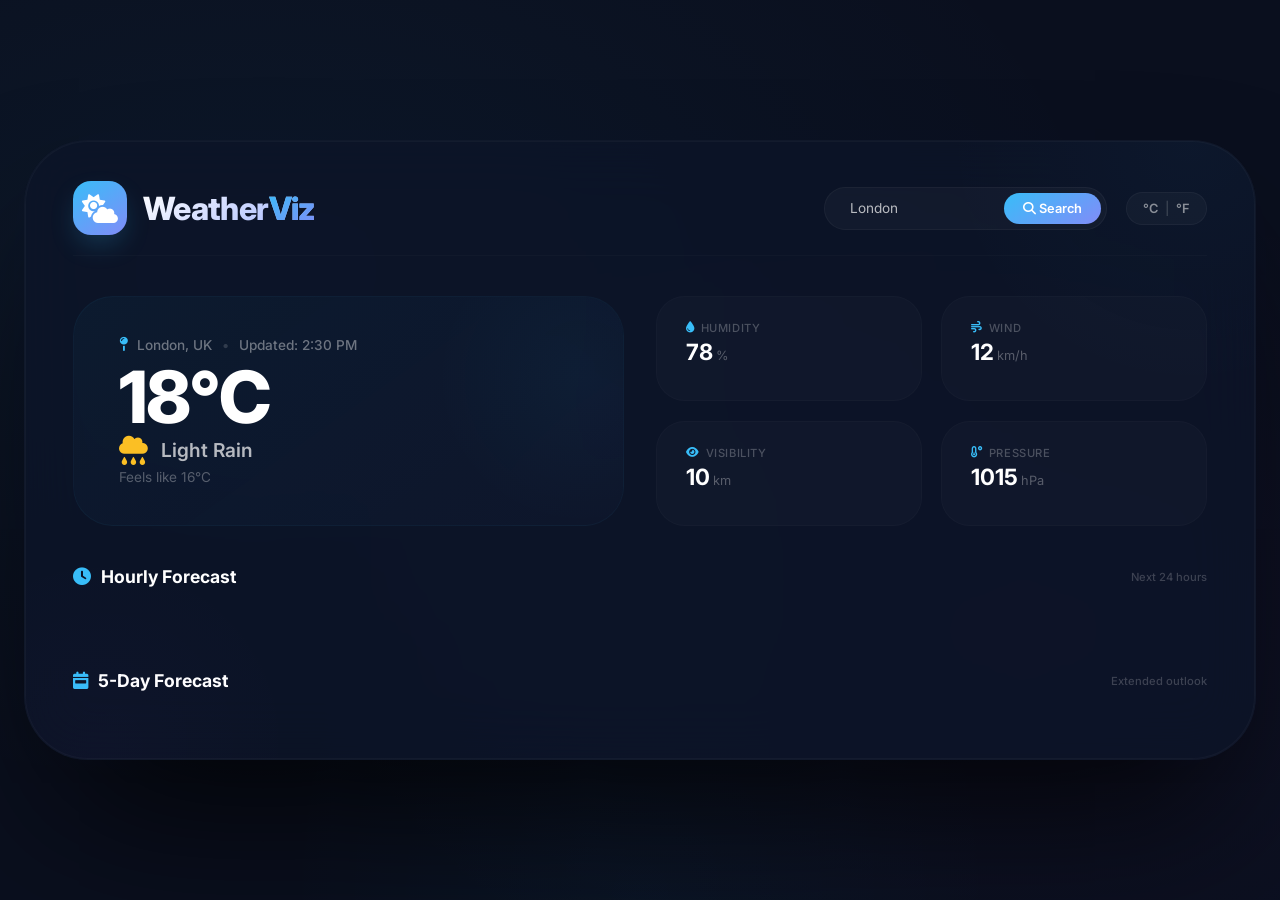
<file: weather-dashboard-ui/index.html>
<!DOCTYPE html>
<html lang="en">
<head>
    <meta charset="UTF-8" />
    <meta name="viewport" content="width=device-width, initial-scale=1.0" />
    <title>🌦️ WeatherViz · Premium Dashboard</title>
    <link rel="preconnect" href="https://fonts.googleapis.com" />
    <link rel="preconnect" href="https://fonts.gstatic.com" crossorigin />
    <link href="https://fonts.googleapis.com/css2?family=Inter:opsz,wght@14..32,300;14..32,400;14..32,500;14..32,600;14..32,700;14..32,800;14..32,900&display=swap" rel="stylesheet" />
    <link rel="stylesheet" href="https://cdnjs.cloudflare.com/ajax/libs/font-awesome/6.5.0/css/all.min.css" />
    <style>
        /* ============================================================
           style.css — WeatherViz · Premium Weather Dashboard
           ============================================================ */

        /* ---------- RESET & BASE ---------- */
        * {
            margin: 0;
            padding: 0;
            box-sizing: border-box;
        }

        body {
            font-family: 'Inter', sans-serif;
            min-height: 100vh;
            background: #0a0f1e;
            background-image:
                radial-gradient(ellipse at 20% 30%, rgba(56, 189, 248, 0.05) 0%, transparent 60%),
                radial-gradient(ellipse at 80% 70%, rgba(168, 85, 247, 0.04) 0%, transparent 50%),
                radial-gradient(ellipse at 50% 100%, rgba(0, 200, 255, 0.03) 0%, transparent 40%);
            display: flex;
            align-items: center;
            justify-content: center;
            padding: 1.5rem;
            overflow-x: hidden;
        }

        /* ---------- MAIN CONTAINER ---------- */
        .weather-container {
            max-width: 1360px;
            width: 100%;
            background: rgba(12, 20, 40, 0.75);
            backdrop-filter: blur(30px);
            -webkit-backdrop-filter: blur(30px);
            border-radius: 4rem;
            padding: 2.5rem 3rem 3rem;
            box-shadow:
                0 80px 160px -40px rgba(0, 0, 0, 0.9),
                0 0 0 1px rgba(255, 255, 255, 0.03) inset,
                0 0 80px rgba(56, 189, 248, 0.02);
            border: 1px solid rgba(255, 255, 255, 0.02);
            position: relative;
            overflow: hidden;
        }

        .weather-container::before {
            content: '';
            position: absolute;
            top: -40%;
            right: -15%;
            width: 500px;
            height: 500px;
            background: radial-gradient(circle, rgba(56, 189, 248, 0.03), transparent 70%);
            border-radius: 50%;
            pointer-events: none;
        }

        .weather-container::after {
            content: '';
            position: absolute;
            bottom: -30%;
            left: -10%;
            width: 400px;
            height: 400px;
            background: radial-gradient(circle, rgba(168, 85, 247, 0.02), transparent 70%);
            border-radius: 50%;
            pointer-events: none;
        }

        /* ---------- HEADER ---------- */
        .weather-header {
            display: flex;
            flex-wrap: wrap;
            justify-content: space-between;
            align-items: center;
            margin-bottom: 2.5rem;
            padding-bottom: 1.2rem;
            border-bottom: 1px solid rgba(255, 255, 255, 0.02);
            position: relative;
            z-index: 1;
        }

        .logo-area {
            display: flex;
            align-items: center;
            gap: 1rem;
        }

        .logo-icon {
            width: 54px;
            height: 54px;
            border-radius: 18px;
            background: linear-gradient(145deg, #38bdf8, #818cf8);
            display: flex;
            align-items: center;
            justify-content: center;
            font-size: 1.8rem;
            color: white;
            box-shadow: 0 12px 30px -8px rgba(56, 189, 248, 0.3);
            position: relative;
            animation: glowPulse 3s ease-in-out infinite;
        }

        @keyframes glowPulse {
            0%,
            100% {
                box-shadow: 0 12px 30px -8px rgba(56, 189, 248, 0.3);
            }
            50% {
                box-shadow: 0 12px 50px -5px rgba(56, 189, 248, 0.5);
            }
        }

        .logo-area h1 {
            font-size: 2rem;
            font-weight: 800;
            background: linear-gradient(145deg, #ffffff, #a0b4ff);
            -webkit-background-clip: text;
            -webkit-text-fill-color: transparent;
            background-clip: text;
            letter-spacing: -0.02em;
        }

        .logo-area h1 span {
            background: linear-gradient(145deg, #38bdf8, #818cf8);
            -webkit-background-clip: text;
            -webkit-text-fill-color: transparent;
            background-clip: text;
        }

        .header-actions {
            display: flex;
            align-items: center;
            gap: 1.2rem;
            flex-wrap: wrap;
        }

        .search-box {
            display: flex;
            align-items: center;
            background: rgba(255, 255, 255, 0.03);
            border: 1px solid rgba(255, 255, 255, 0.04);
            border-radius: 60px;
            padding: 0.3rem 0.3rem 0.3rem 1.2rem;
            transition: 0.3s;
        }

        .search-box:focus-within {
            border-color: rgba(56, 189, 248, 0.2);
            background: rgba(255, 255, 255, 0.05);
            box-shadow: 0 0 0 4px rgba(56, 189, 248, 0.03);
        }

        .search-box input {
            background: transparent;
            border: none;
            padding: 0.5rem 0.4rem;
            font-size: 0.85rem;
            color: rgba(255, 255, 255, 0.7);
            font-family: 'Inter', sans-serif;
            outline: none;
            width: 160px;
        }

        .search-box input::placeholder {
            color: rgba(255, 255, 255, 0.2);
        }

        .search-box button {
            background: linear-gradient(145deg, #38bdf8, #818cf8);
            border: none;
            color: white;
            padding: 0.5rem 1.2rem;
            border-radius: 60px;
            cursor: pointer;
            font-size: 0.8rem;
            font-weight: 600;
            transition: 0.3s;
            font-family: 'Inter', sans-serif;
        }

        .search-box button:hover {
            transform: scale(1.03);
            box-shadow: 0 8px 20px -6px rgba(56, 189, 248, 0.3);
        }

        .unit-toggle {
            background: rgba(255, 255, 255, 0.03);
            border: 1px solid rgba(255, 255, 255, 0.04);
            color: rgba(255, 255, 255, 0.5);
            padding: 0.5rem 1rem;
            border-radius: 60px;
            cursor: pointer;
            font-size: 0.8rem;
            font-weight: 600;
            transition: 0.3s;
            font-family: 'Inter', sans-serif;
            display: flex;
            align-items: center;
            gap: 0.4rem;
        }

        .unit-toggle:hover {
            background: rgba(255, 255, 255, 0.06);
            color: white;
            border-color: rgba(255, 255, 255, 0.08);
        }

        .unit-toggle .active-unit {
            color: white;
            font-weight: 700;
        }

        /* ---------- CURRENT WEATHER ---------- */
        .current-weather {
            display: grid;
            grid-template-columns: 1fr 1fr;
            gap: 2rem;
            margin-bottom: 2.5rem;
            position: relative;
            z-index: 1;
        }

        .weather-main {
            background: linear-gradient(145deg, rgba(56, 189, 248, 0.04), rgba(129, 140, 248, 0.02));
            border-radius: 2.5rem;
            padding: 2.5rem 2.8rem;
            border: 1px solid rgba(56, 189, 248, 0.04);
            position: relative;
            overflow: hidden;
        }

        .weather-main::before {
            content: '';
            position: absolute;
            top: -30%;
            right: -20%;
            width: 300px;
            height: 300px;
            background: radial-gradient(circle, rgba(56, 189, 248, 0.04), transparent 70%);
            border-radius: 50%;
            pointer-events: none;
        }

        .weather-main .location {
            display: flex;
            align-items: center;
            gap: 0.6rem;
            color: rgba(255, 255, 255, 0.4);
            font-size: 0.85rem;
            font-weight: 500;
            margin-bottom: 0.5rem;
        }

        .weather-main .location i {
            color: #38bdf8;
        }

        .weather-main .temp-large {
            font-size: 4.5rem;
            font-weight: 800;
            color: white;
            line-height: 1;
            letter-spacing: -0.02em;
            font-family: 'Inter', sans-serif;
        }

        .weather-main .temp-large sup {
            font-size: 1.8rem;
            font-weight: 400;
            color: rgba(255, 255, 255, 0.3);
            top: -0.3em;
        }

        .weather-main .condition {
            font-size: 1.2rem;
            font-weight: 600;
            color: rgba(255, 255, 255, 0.7);
            margin-top: 0.2rem;
            display: flex;
            align-items: center;
            gap: 0.8rem;
        }

        .weather-main .condition i {
            font-size: 1.8rem;
            color: #fbbf24;
        }

        .weather-main .feels-like {
            color: rgba(255, 255, 255, 0.3);
            font-size: 0.85rem;
            margin-top: 0.3rem;
        }

        .weather-details {
            display: grid;
            grid-template-columns: 1fr 1fr;
            gap: 1.2rem;
        }

        .detail-card {
            background: rgba(255, 255, 255, 0.02);
            border-radius: 1.8rem;
            padding: 1.5rem 1.8rem;
            border: 1px solid rgba(255, 255, 255, 0.02);
            transition: 0.3s;
        }

        .detail-card:hover {
            background: rgba(255, 255, 255, 0.03);
            border-color: rgba(255, 255, 255, 0.04);
        }

        .detail-card .label {
            color: rgba(255, 255, 255, 0.25);
            font-size: 0.7rem;
            font-weight: 500;
            text-transform: uppercase;
            letter-spacing: 0.05em;
            display: flex;
            align-items: center;
            gap: 0.4rem;
        }

        .detail-card .label i {
            color: #38bdf8;
        }

        .detail-card .value {
            color: white;
            font-size: 1.4rem;
            font-weight: 700;
            margin-top: 0.2rem;
        }

        .detail-card .value small {
            font-weight: 400;
            font-size: 0.8rem;
            color: rgba(255, 255, 255, 0.3);
            margin-left: 0.2rem;
        }

        /* ---------- HOURLY FORECAST ---------- */
        .hourly-section {
            margin-bottom: 2.5rem;
            position: relative;
            z-index: 1;
        }

        .section-header {
            display: flex;
            justify-content: space-between;
            align-items: center;
            margin-bottom: 1.2rem;
        }

        .section-header h3 {
            font-size: 1.1rem;
            font-weight: 700;
            color: white;
            display: flex;
            align-items: center;
            gap: 0.6rem;
        }

        .section-header h3 i {
            color: #38bdf8;
        }

        .section-header .time-label {
            color: rgba(255, 255, 255, 0.2);
            font-size: 0.7rem;
            font-weight: 500;
        }

        .hourly-scroll {
            display: flex;
            gap: 1rem;
            overflow-x: auto;
            padding: 0.5rem 0.2rem 1rem;
            scroll-snap-type: x mandatory;
            -webkit-overflow-scrolling: touch;
        }

        .hourly-scroll::-webkit-scrollbar {
            height: 4px;
        }
        .hourly-scroll::-webkit-scrollbar-track {
            background: rgba(255, 255, 255, 0.02);
            border-radius: 10px;
        }
        .hourly-scroll::-webkit-scrollbar-thumb {
            background: rgba(56, 189, 248, 0.2);
            border-radius: 10px;
        }

        .hourly-item {
            flex: 0 0 100px;
            background: rgba(255, 255, 255, 0.02);
            border-radius: 1.8rem;
            padding: 1.2rem 0.8rem;
            text-align: center;
            border: 1px solid rgba(255, 255, 255, 0.02);
            scroll-snap-align: start;
            transition: 0.3s;
            min-width: 90px;
        }

        .hourly-item:hover {
            background: rgba(255, 255, 255, 0.04);
            border-color: rgba(56, 189, 248, 0.05);
            transform: translateY(-4px);
        }

        .hourly-item .time {
            color: rgba(255, 255, 255, 0.3);
            font-size: 0.7rem;
            font-weight: 500;
        }

        .hourly-item .icon {
            font-size: 1.8rem;
            margin: 0.3rem 0;
        }

        .hourly-item .temp {
            color: white;
            font-weight: 700;
            font-size: 1.1rem;
        }

        .hourly-item .temp small {
            font-weight: 400;
            font-size: 0.7rem;
            color: rgba(255, 255, 255, 0.2);
        }

        .hourly-item .precip {
            color: rgba(255, 255, 255, 0.2);
            font-size: 0.6rem;
            margin-top: 0.2rem;
        }

        .hourly-item.active {
            background: rgba(56, 189, 248, 0.04);
            border-color: rgba(56, 189, 248, 0.08);
        }

        /* ---------- 5-DAY FORECAST ---------- */
        .forecast-grid {
            display: grid;
            grid-template-columns: repeat(auto-fill, minmax(200px, 1fr));
            gap: 1.2rem;
            position: relative;
            z-index: 1;
        }

        .forecast-card {
            background: rgba(255, 255, 255, 0.02);
            border-radius: 2rem;
            padding: 1.5rem 1.2rem;
            border: 1px solid rgba(255, 255, 255, 0.02);
            transition: 0.3s;
            cursor: pointer;
        }

        .forecast-card:hover {
            background: rgba(255, 255, 255, 0.03);
            border-color: rgba(56, 189, 248, 0.05);
            transform: translateY(-4px);
            box-shadow: 0 12px 30px -12px rgba(0, 0, 0, 0.3);
        }

        .forecast-card .day {
            color: white;
            font-weight: 600;
            font-size: 0.95rem;
        }

        .forecast-card .day small {
            color: rgba(255, 255, 255, 0.2);
            font-weight: 400;
            font-size: 0.7rem;
            margin-left: 0.3rem;
        }

        .forecast-card .forecast-icon {
            font-size: 2.4rem;
            margin: 0.3rem 0;
        }

        .forecast-card .temp-range {
            display: flex;
            justify-content: space-between;
            align-items: center;
        }

        .forecast-card .temp-range .high {
            color: white;
            font-weight: 700;
            font-size: 1.1rem;
        }

        .forecast-card .temp-range .low {
            color: rgba(255, 255, 255, 0.25);
            font-weight: 500;
            font-size: 0.9rem;
        }

        .forecast-card .condition-text {
            color: rgba(255, 255, 255, 0.3);
            font-size: 0.7rem;
            margin-top: 0.3rem;
        }

        .forecast-card .precip-chance {
            color: rgba(56, 189, 248, 0.4);
            font-size: 0.65rem;
            margin-top: 0.2rem;
            display: flex;
            align-items: center;
            gap: 0.2rem;
        }

        /* ---------- RESPONSIVE ---------- */
        @media (max-width: 1024px) {
            .weather-container {
                padding: 1.8rem 1.8rem 2rem;
                border-radius: 3rem;
            }

            .current-weather {
                grid-template-columns: 1fr;
                gap: 1.5rem;
            }

            .weather-main {
                padding: 2rem 2rem;
            }

            .weather-main .temp-large {
                font-size: 3.5rem;
            }
        }

        @media (max-width: 768px) {
            .weather-container {
                padding: 1.2rem 1.2rem 1.5rem;
                border-radius: 2rem;
            }

            .weather-header {
                flex-direction: column;
                align-items: flex-start;
                gap: 1rem;
            }

            .header-actions {
                width: 100%;
                flex-wrap: wrap;
            }

            .search-box {
                flex: 1;
                min-width: 200px;
            }

            .search-box input {
                width: 100%;
            }

            .logo-area h1 {
                font-size: 1.6rem;
            }

            .logo-icon {
                width: 44px;
                height: 44px;
                font-size: 1.4rem;
            }

            .weather-main .temp-large {
                font-size: 3rem;
            }

            .weather-details {
                grid-template-columns: 1fr 1fr;
                gap: 0.8rem;
            }

            .detail-card {
                padding: 1rem 1.2rem;
            }

            .detail-card .value {
                font-size: 1.1rem;
            }

            .forecast-grid {
                grid-template-columns: repeat(auto-fill, minmax(160px, 1fr));
                gap: 0.8rem;
            }

            .hourly-item {
                flex: 0 0 80px;
                min-width: 70px;
                padding: 0.8rem 0.4rem;
            }

            .hourly-item .icon {
                font-size: 1.4rem;
            }

            .hourly-item .temp {
                font-size: 0.9rem;
            }
        }

        @media (max-width: 480px) {
            body {
                padding: 0.8rem;
            }

            .weather-container {
                padding: 1rem 0.8rem 1.2rem;
                border-radius: 1.5rem;
            }

            .weather-main {
                padding: 1.5rem 1.2rem;
                border-radius: 1.8rem;
            }

            .weather-main .temp-large {
                font-size: 2.4rem;
            }

            .weather-main .temp-large sup {
                font-size: 1.2rem;
            }

            .weather-main .condition {
                font-size: 1rem;
            }

            .weather-details {
                grid-template-columns: 1fr 1fr;
                gap: 0.6rem;
            }

            .detail-card {
                padding: 0.8rem 1rem;
                border-radius: 1.2rem;
            }

            .detail-card .value {
                font-size: 0.95rem;
            }

            .forecast-grid {
                grid-template-columns: repeat(auto-fill, minmax(140px, 1fr));
                gap: 0.6rem;
            }

            .forecast-card {
                padding: 1rem 0.8rem;
                border-radius: 1.5rem;
            }

            .forecast-card .forecast-icon {
                font-size: 1.8rem;
            }

            .forecast-card .temp-range .high {
                font-size: 0.95rem;
            }

            .hourly-item {
                flex: 0 0 70px;
                min-width: 60px;
                padding: 0.6rem 0.3rem;
                border-radius: 1.2rem;
            }

            .hourly-item .icon {
                font-size: 1.2rem;
            }

            .hourly-item .temp {
                font-size: 0.8rem;
            }

            .section-header h3 {
                font-size: 0.95rem;
            }

            .search-box input {
                font-size: 0.75rem;
            }

            .search-box button {
                font-size: 0.7rem;
                padding: 0.4rem 0.8rem;
            }

            .unit-toggle {
                font-size: 0.7rem;
                padding: 0.4rem 0.8rem;
            }
        }

        /* ---------- UTILITY ---------- */
        .text-gradient {
            background: linear-gradient(145deg, #38bdf8, #818cf8);
            -webkit-background-clip: text;
            -webkit-text-fill-color: transparent;
            background-clip: text;
        }

        ::selection {
            background: rgba(56, 189, 248, 0.3);
            color: white;
        }

        /* ---------- REDUCED MOTION ---------- */
        @media (prefers-reduced-motion: reduce) {
            *,
            *::before,
            *::after {
                animation-duration: 0.01ms !important;
                animation-iteration-count: 1 !important;
                transition-duration: 0.01ms !important;
            }
        }

        /* ---------- SCROLLBAR ---------- */
        ::-webkit-scrollbar {
            width: 6px;
            height: 6px;
        }
        ::-webkit-scrollbar-track {
            background: rgba(255, 255, 255, 0.01);
        }
        ::-webkit-scrollbar-thumb {
            background: rgba(56, 189, 248, 0.2);
            border-radius: 10px;
        }
        ::-webkit-scrollbar-thumb:hover {
            background: rgba(56, 189, 248, 0.4);
        }

        /* ---------- END OF style.css ---------- */
    </style>
</head>
<body>

    <div class="weather-container">

        <!-- ===== HEADER ===== -->
        <header class="weather-header">
            <div class="logo-area">
                <div class="logo-icon"><i class="fas fa-cloud-sun"></i></div>
                <h1>Weather<span>Viz</span></h1>
            </div>
            <div class="header-actions">
                <div class="search-box">
                    <input type="text" placeholder="Search city..." id="cityInput" value="London" />
                    <button id="searchBtn"><i class="fas fa-search"></i> Search</button>
                </div>
                <button class="unit-toggle" id="unitToggle">
                    <span>°C</span>
                    <span style="color:rgba(255,255,255,0.15);">|</span>
                    <span id="inactiveUnit">°F</span>
                </button>
            </div>
        </header>

        <!-- ===== CURRENT WEATHER ===== -->
        <div class="current-weather">
            <div class="weather-main" id="currentWeather">
                <div class="location">
                    <i class="fas fa-map-pin"></i>
                    <span id="cityName">London, UK</span>
                    <span style="color:rgba(255,255,255,0.15);">•</span>
                    <span id="lastUpdated">Updated: 2:30 PM</span>
                </div>
                <div class="temp-large" id="currentTemp">18<span>°C</span></div>
                <div class="condition">
                    <i class="fas fa-cloud-rain"></i>
                    <span id="conditionText">Light Rain</span>
                </div>
                <div class="feels-like">Feels like <span id="feelsLike">16°C</span></div>
            </div>

            <div class="weather-details">
                <div class="detail-card">
                    <div class="label"><i class="fas fa-tint"></i> Humidity</div>
                    <div class="value" id="humidity">78<small>%</small></div>
                </div>
                <div class="detail-card">
                    <div class="label"><i class="fas fa-wind"></i> Wind</div>
                    <div class="value" id="windSpeed">12<small>km/h</small></div>
                </div>
                <div class="detail-card">
                    <div class="label"><i class="fas fa-eye"></i> Visibility</div>
                    <div class="value" id="visibility">10<small>km</small></div>
                </div>
                <div class="detail-card">
                    <div class="label"><i class="fas fa-temperature-low"></i> Pressure</div>
                    <div class="value" id="pressure">1015<small>hPa</small></div>
                </div>
            </div>
        </div>

        <!-- ===== HOURLY FORECAST ===== -->
        <div class="hourly-section">
            <div class="section-header">
                <h3><i class="fas fa-clock"></i> Hourly Forecast</h3>
                <span class="time-label">Next 24 hours</span>
            </div>
            <div class="hourly-scroll" id="hourlyForecast">
                <!-- Generated by JS -->
            </div>
        </div>

        <!-- ===== 5-DAY FORECAST ===== -->
        <div class="section-header">
            <h3><i class="fas fa-calendar-week"></i> 5-Day Forecast</h3>
            <span class="time-label">Extended outlook</span>
        </div>
        <div class="forecast-grid" id="dailyForecast">
            <!-- Generated by JS -->
        </div>

    </div>

    <script>
        (function() {
            'use strict';

            // ---------- DATA ----------
            const cities = ['London', 'New York', 'Tokyo', 'Paris', 'Sydney', 'Dubai', 'Singapore', 'Mumbai'];

            const weatherConditions = [
                { icon: '☀️', text: 'Clear Sky' },
                { icon: '⛅', text: 'Partly Cloudy' },
                { icon: '☁️', text: 'Overcast' },
                { icon: '🌧️', text: 'Light Rain' },
                { icon: '⛈️', text: 'Thunderstorm' },
                { icon: '🌨️', text: 'Light Snow' },
                { icon: '🌤️', text: 'Mostly Sunny' },
                { icon: '🌦️', text: 'Showers' },
                { icon: '💨', text: 'Windy' },
                { icon: '🌫️', text: 'Foggy' }
            ];

            // ---------- STATE ----------
            let currentCity = 'London';
            let isCelsius = true;
            let weatherData = {};

            // ---------- DOM REFS ----------
            const cityNameEl = document.getElementById('cityName');
            const currentTempEl = document.getElementById('currentTemp');
            const conditionTextEl = document.getElementById('conditionText');
            const feelsLikeEl = document.getElementById('feelsLike');
            const humidityEl = document.getElementById('humidity');
            const windSpeedEl = document.getElementById('windSpeed');
            const visibilityEl = document.getElementById('visibility');
            const pressureEl = document.getElementById('pressure');
            const lastUpdatedEl = document.getElementById('lastUpdated');
            const hourlyForecastEl = document.getElementById('hourlyForecast');
            const dailyForecastEl = document.getElementById('dailyForecast');
            const cityInput = document.getElementById('cityInput');
            const searchBtn = document.getElementById('searchBtn');
            const unitToggle = document.getElementById('unitToggle');
            const inactiveUnit = document.getElementById('inactiveUnit');

            // ---------- HELPER: random data generation ----------
            function getRandomWeather() {
                const condition = weatherConditions[Math.floor(Math.random() * weatherConditions.length)];
                const temp = Math.round(5 + Math.random() * 30);
                const feelsLike = Math.round(temp - 2 + Math.random() * 4);
                return {
                    temp,
                    feelsLike,
                    condition,
                    humidity: Math.round(40 + Math.random() * 50),
                    windSpeed: Math.round(5 + Math.random() * 25),
                    visibility: Math.round(5 + Math.random() * 15),
                    pressure: Math.round(1000 + Math.random() * 30),
                };
            }

            function generateHourlyData() {
                const hours = [];
                const now = new Date();
                const baseTemp = 10 + Math.random() * 20;
                for (let i = 0; i < 24; i++) {
                    const time = new Date(now.getTime() + i * 3600000);
                    const hour = time.getHours();
                    const ampm = hour >= 12 ? 'PM' : 'AM';
                    const displayHour = hour % 12 || 12;
                    const temp = Math.round(baseTemp + Math.sin(i / 4) * 6 + Math.random() * 2);
                    const condition = weatherConditions[Math.floor(Math.random() * weatherConditions.length)];
                    hours.push({
                        time: `${displayHour}${ampm}`,
                        temp: temp,
                        icon: condition.icon,
                        condition: condition.text,
                        precip: Math.round(Math.random() * 60)
                    });
                }
                return hours;
            }

            function generateDailyData() {
                const days = ['Today', 'Mon', 'Tue', 'Wed', 'Thu', 'Fri', 'Sat'];
                const result = [];
                const baseTemp = 12 + Math.random() * 15;
                for (let i = 0; i < 5; i++) {
                    const high = Math.round(baseTemp + Math.sin(i * 1.2) * 5 + Math.random() * 3);
                    const low = Math.round(high - 4 - Math.random() * 6);
                    const condition = weatherConditions[Math.floor(Math.random() * weatherConditions.length)];
                    result.push({
                        day: days[i + 1] || 'Day',
                        high,
                        low,
                        icon: condition.icon,
                        condition: condition.text,
                        precip: Math.round(Math.random() * 70)
                    });
                }
                return result;
            }

            // ---------- RENDER ----------
            function renderWeather(city) {
                const data = getRandomWeather();
                weatherData = data;

                // Current
                cityNameEl.textContent = city;
                const tempSymbol = isCelsius ? '°C' : '°F';
                const tempValue = isCelsius ? data.temp : Math.round(data.temp * 9 / 5 + 32);
                const feelsValue = isCelsius ? data.feelsLike : Math.round(data.feelsLike * 9 / 5 + 32);

                currentTempEl.innerHTML = `${tempValue}<span>${tempSymbol}</span>`;
                conditionTextEl.textContent = data.condition.text;
                feelsLikeEl.textContent = `${feelsValue}${tempSymbol}`;
                humidityEl.innerHTML = `${data.humidity}<small>%</small>`;
                const windUnit = isCelsius ? 'km/h' : 'mph';
                const windValue = isCelsius ? data.windSpeed : Math.round(data.windSpeed * 0.621);
                windSpeedEl.innerHTML = `${windValue}<small>${windUnit}</small>`;
                visibilityEl.innerHTML = `${data.visibility}<small>km</small>`;
                pressureEl.innerHTML = `${data.pressure}<small>hPa</small>`;

                const now = new Date();
                lastUpdatedEl.textContent = `Updated: ${now.toLocaleTimeString([], {hour:'2-digit', minute:'2-digit'})}`;

                // Update condition icon in main
                const conditionIcon = document.querySelector('.weather-main .condition i');
                if (conditionIcon) {
                    conditionIcon.className = '';
                    // Map condition to icon
                    const iconMap = {
                        'Clear Sky': 'fa-sun',
                        'Partly Cloudy': 'fa-cloud-sun',
                        'Overcast': 'fa-cloud',
                        'Light Rain': 'fa-cloud-rain',
                        'Thunderstorm': 'fa-bolt',
                        'Light Snow': 'fa-snowflake',
                        'Mostly Sunny': 'fa-sun',
                        'Showers': 'fa-cloud-showers-heavy',
                        'Windy': 'fa-wind',
                        'Foggy': 'fa-smog'
                    };
                    const iconClass = iconMap[data.condition.text] || 'fa-cloud';
                    conditionIcon.className = `fas ${iconClass}`;
                }

                // Hourly
                const hourlyData = generateHourlyData();
                hourlyForecastEl.innerHTML = hourlyData.map((h, index) => `
                    <div class="hourly-item ${index === 0 ? 'active' : ''}">
                        <div class="time">${h.time}</div>
                        <div class="icon">${h.icon}</div>
                        <div class="temp">${isCelsius ? h.temp : Math.round(h.temp * 9/5 + 32)}<small>${isCelsius
</file>
<file: style.css>
*{
    margin:0;
    padding:0;
    box-sizing:border-box;
    font-family:Arial, Helvetica, sans-serif;
}

body{
    background:#f4f6f9;
}

header{
    background:#0d6efd;
    color:white;
    text-align:center;
    padding:30px;
}

header h1{
    font-size:40px;
}

header p{
    margin-top:10px;
    font-size:18px;
}

.workflow{
    width:90%;
    margin:auto;
    padding:40px 20px;
}

.workflow h2{
    text-align:center;
    margin-bottom:30px;
    color:#333;
}

.cards{
    display:flex;
    justify-content:center;
    flex-wrap:wrap;
    gap:25px;
}

.card{
    width:220px;
    background:white;
    border-radius:10px;
    padding:20px;
    text-align:center;
    box-shadow:0px 5px 15px rgba(0,0,0,0.2);
    transition:0.3s;
}

.card:hover{
    transform:translateY(-10px);
}

.card img{
    width:120px;
    height:120px;
}

.card h3{
    margin-top:15px;
    color:#0d6efd;
}

.workflow p{
    text-align:center;
    margin-top:40px;
    font-size:22px;
    font-weight:bold;
    color:#444;
}

footer{
    background:#222;
    color:white;
    text-align:center;
    padding:20px;
    margin-top:40px;
}
</file>
